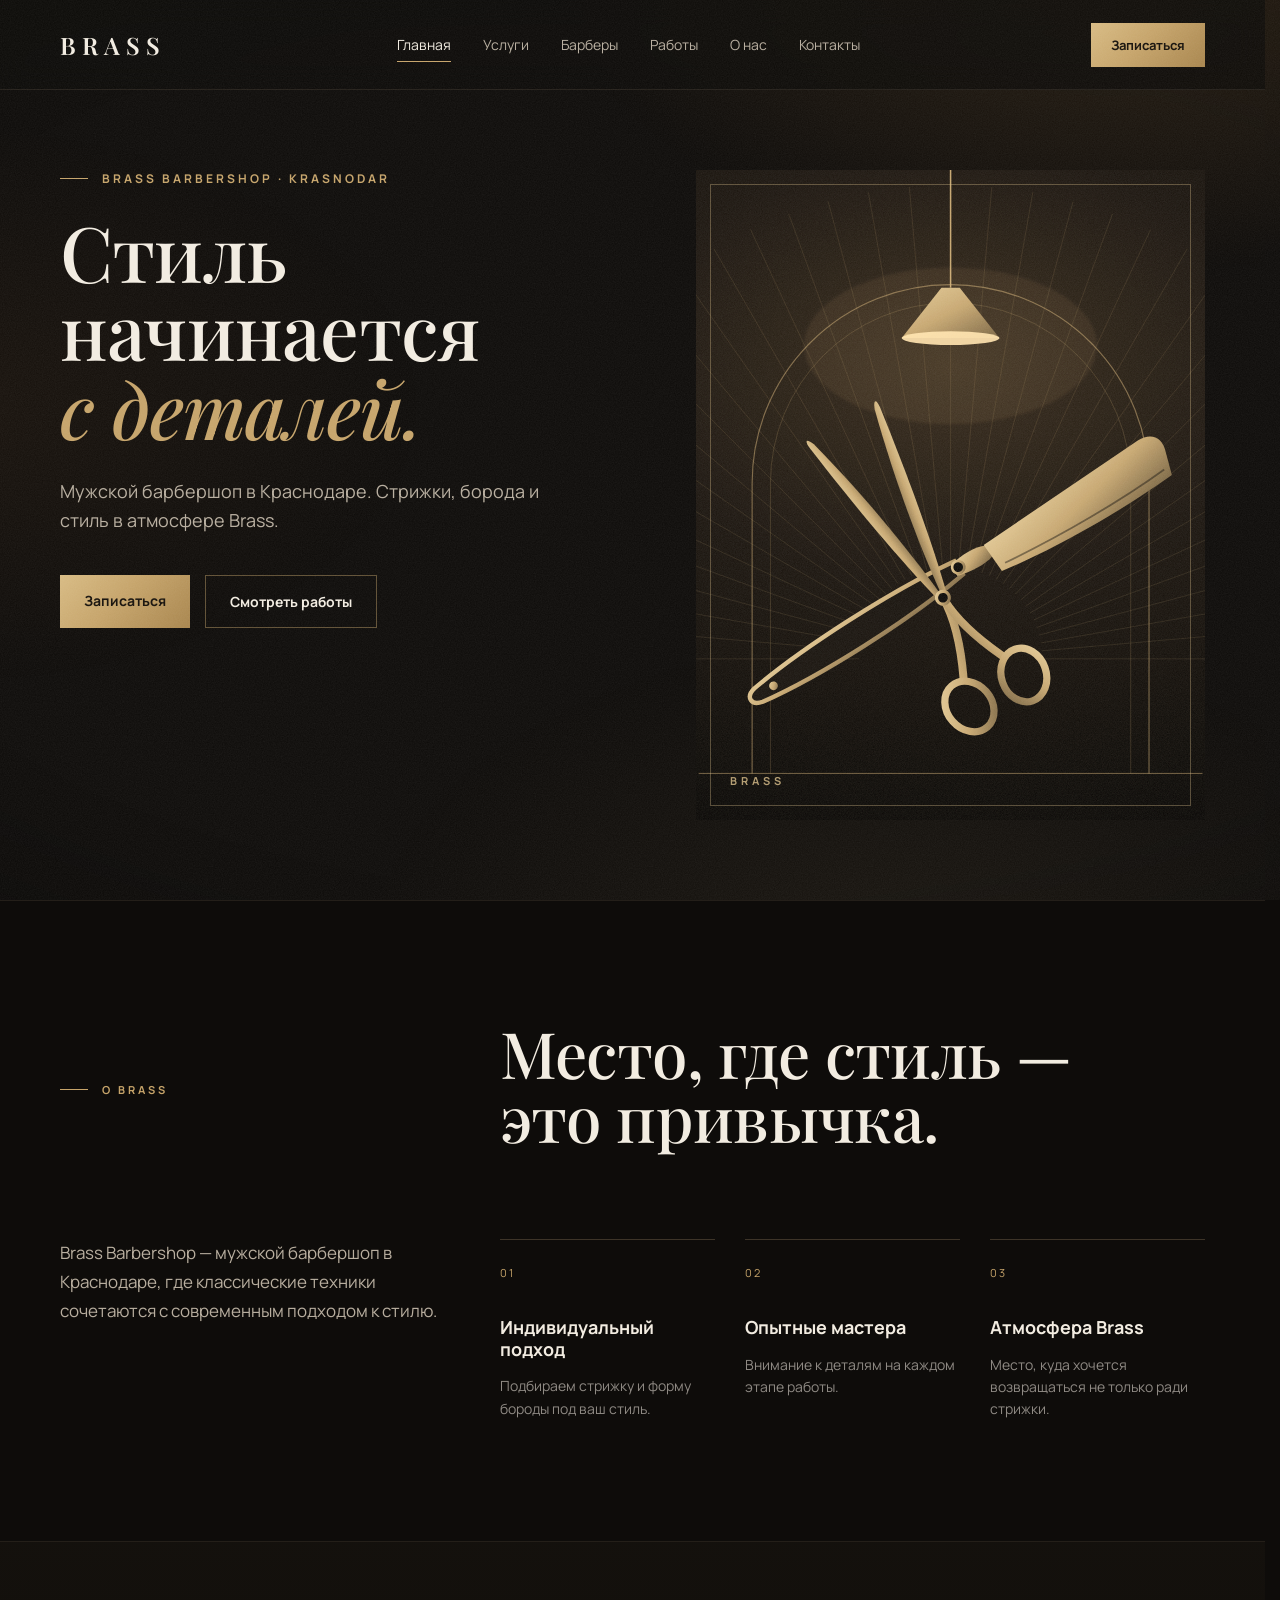
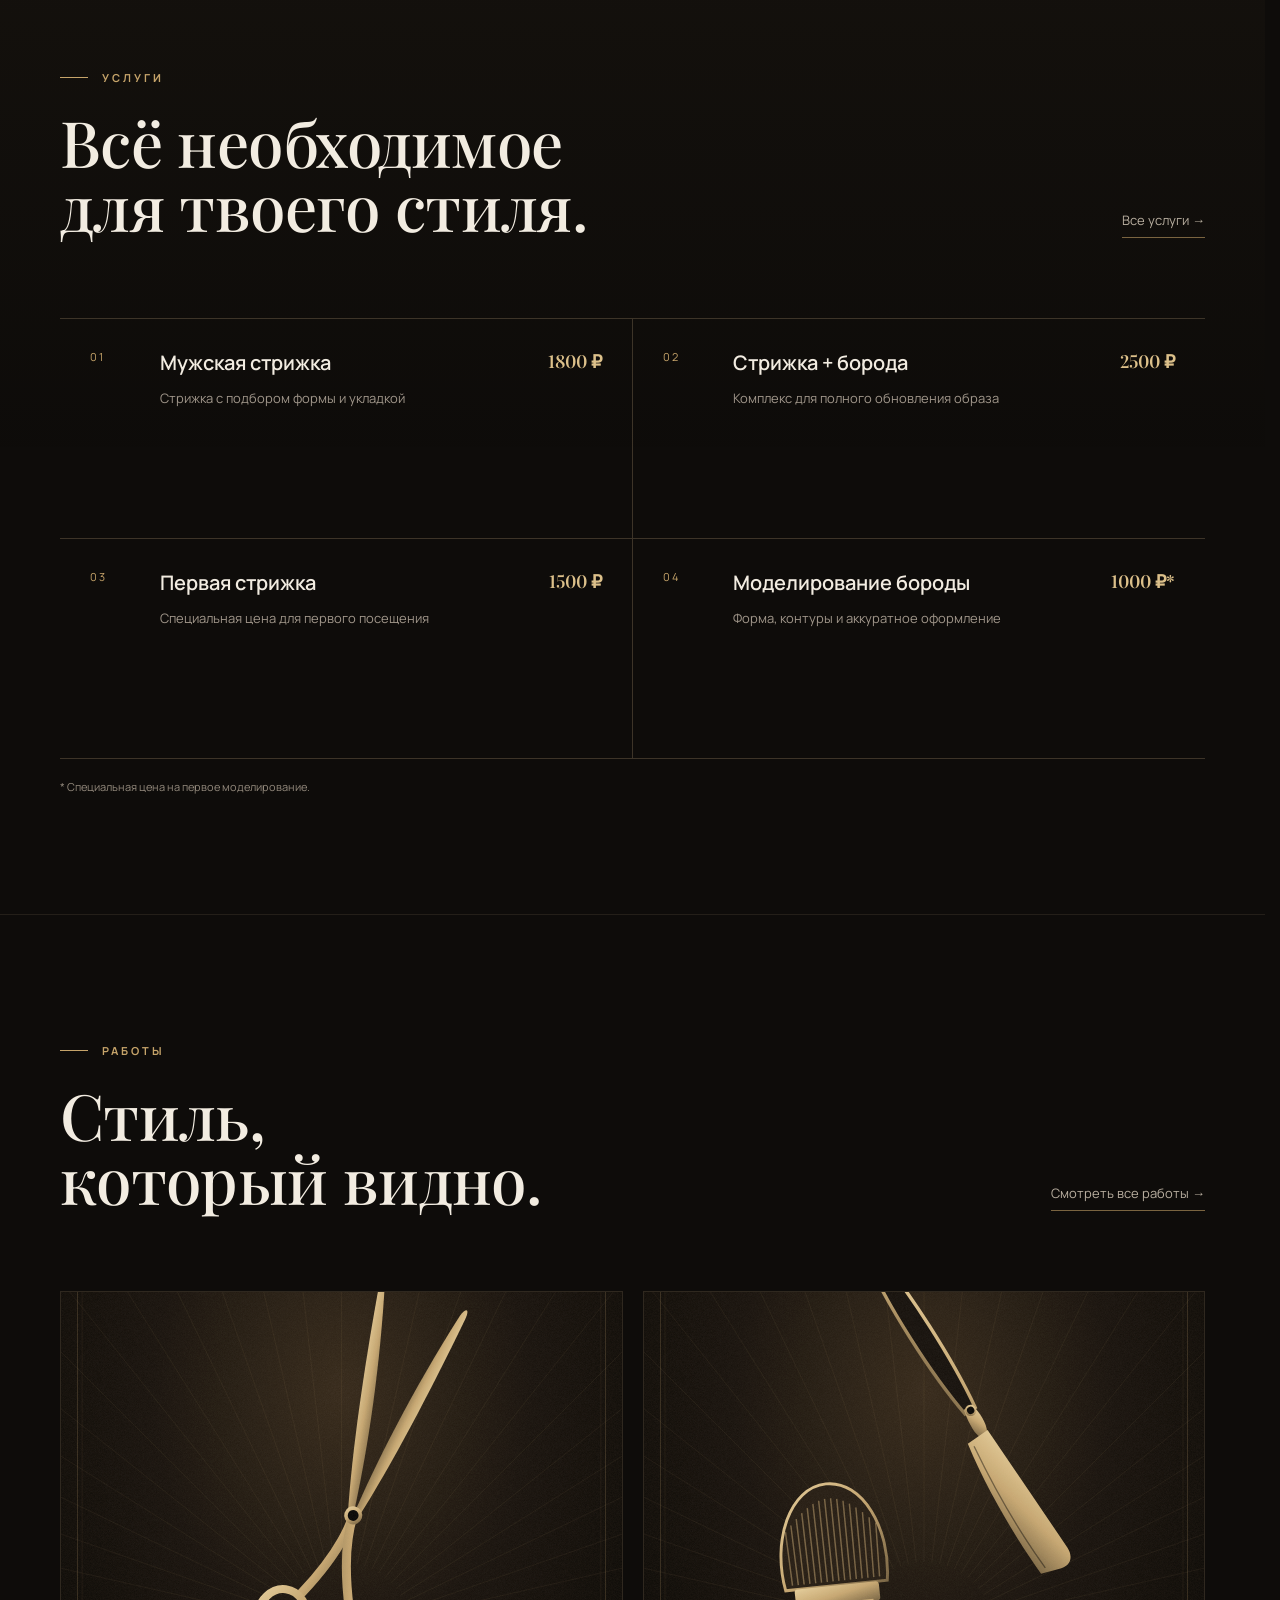
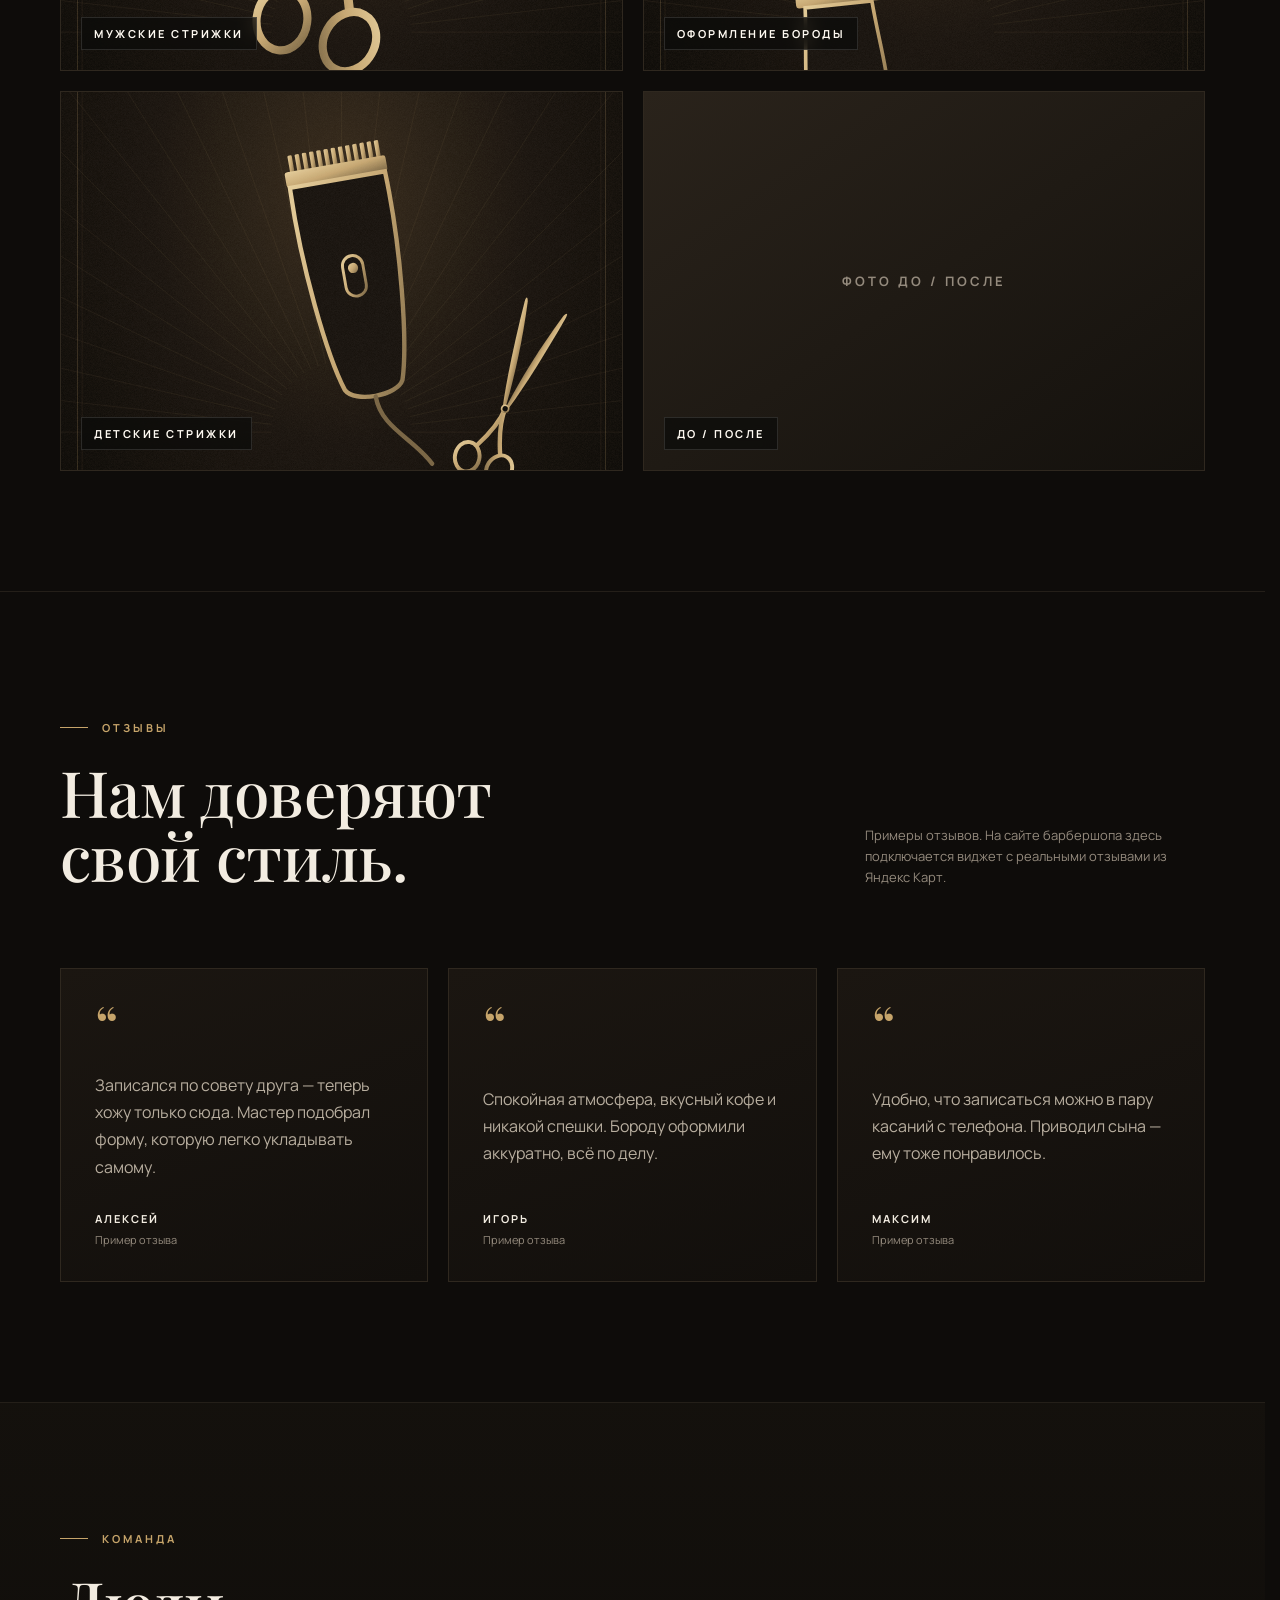
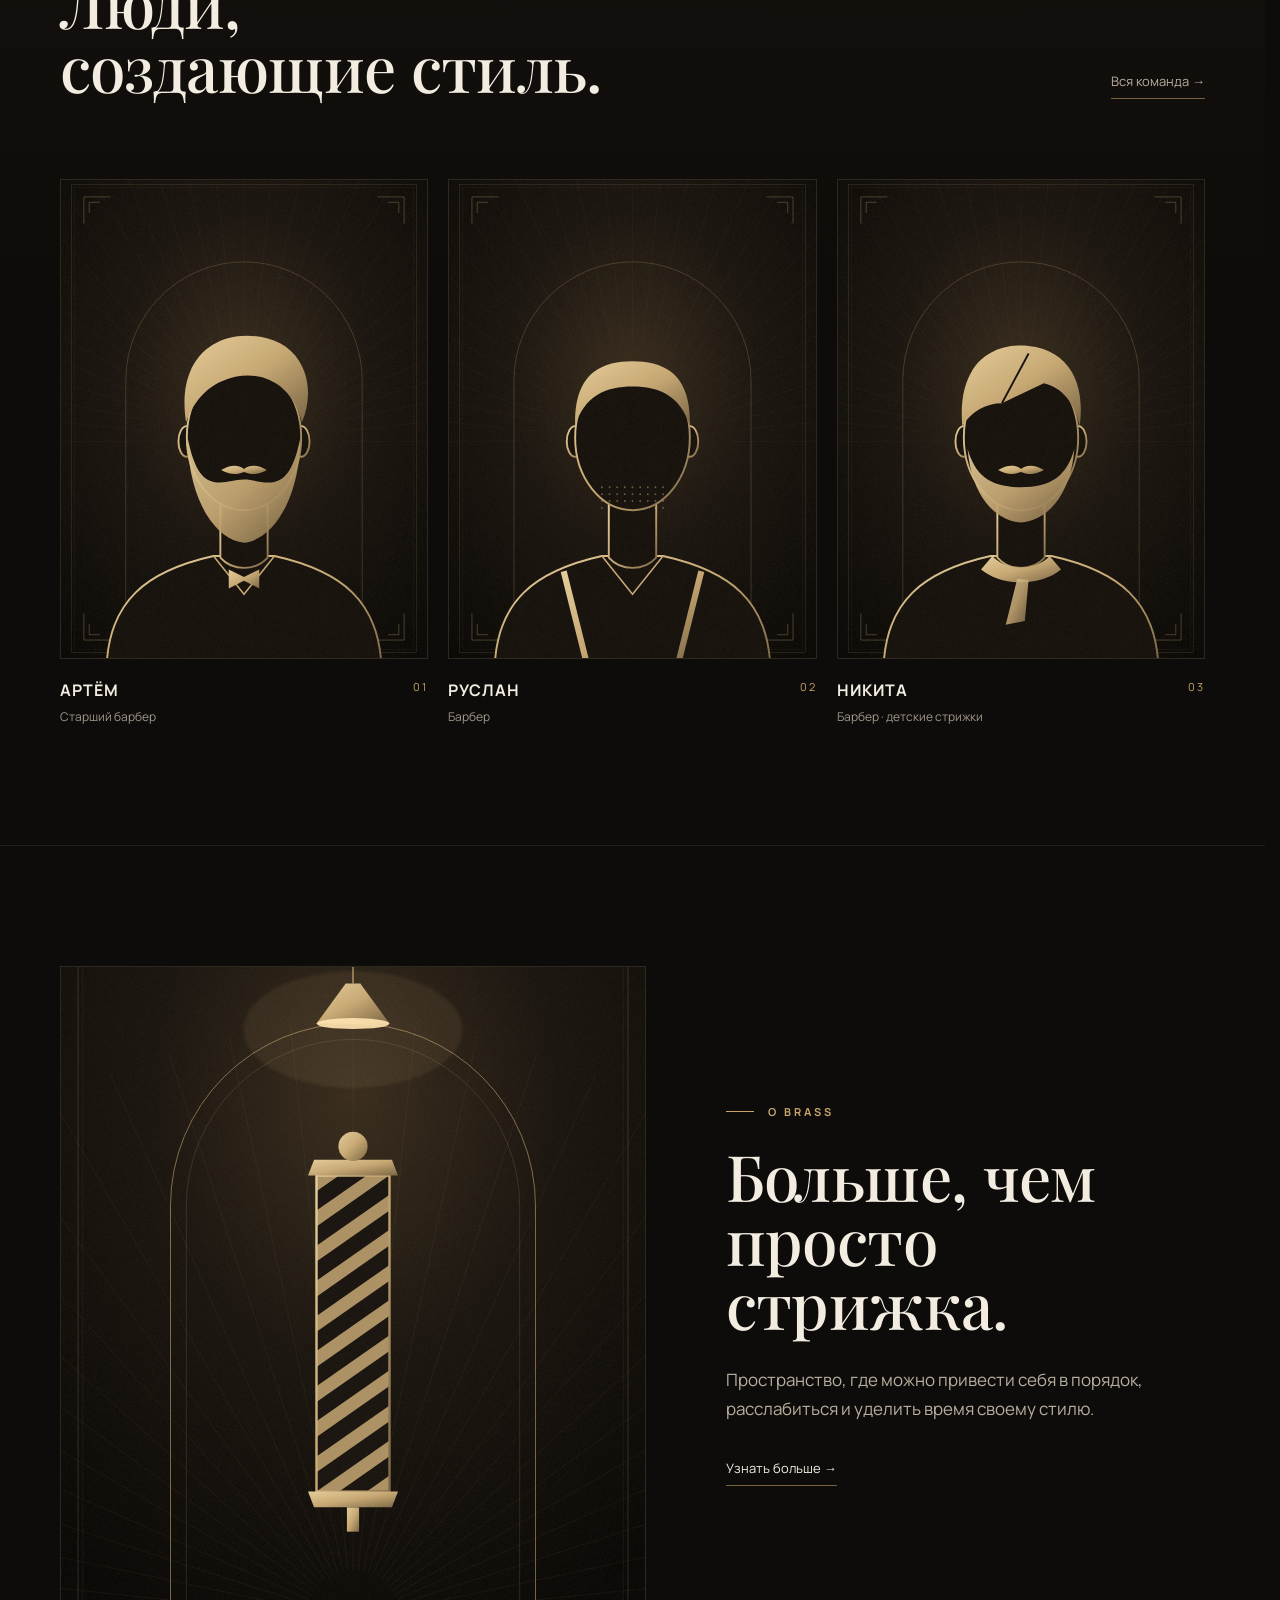
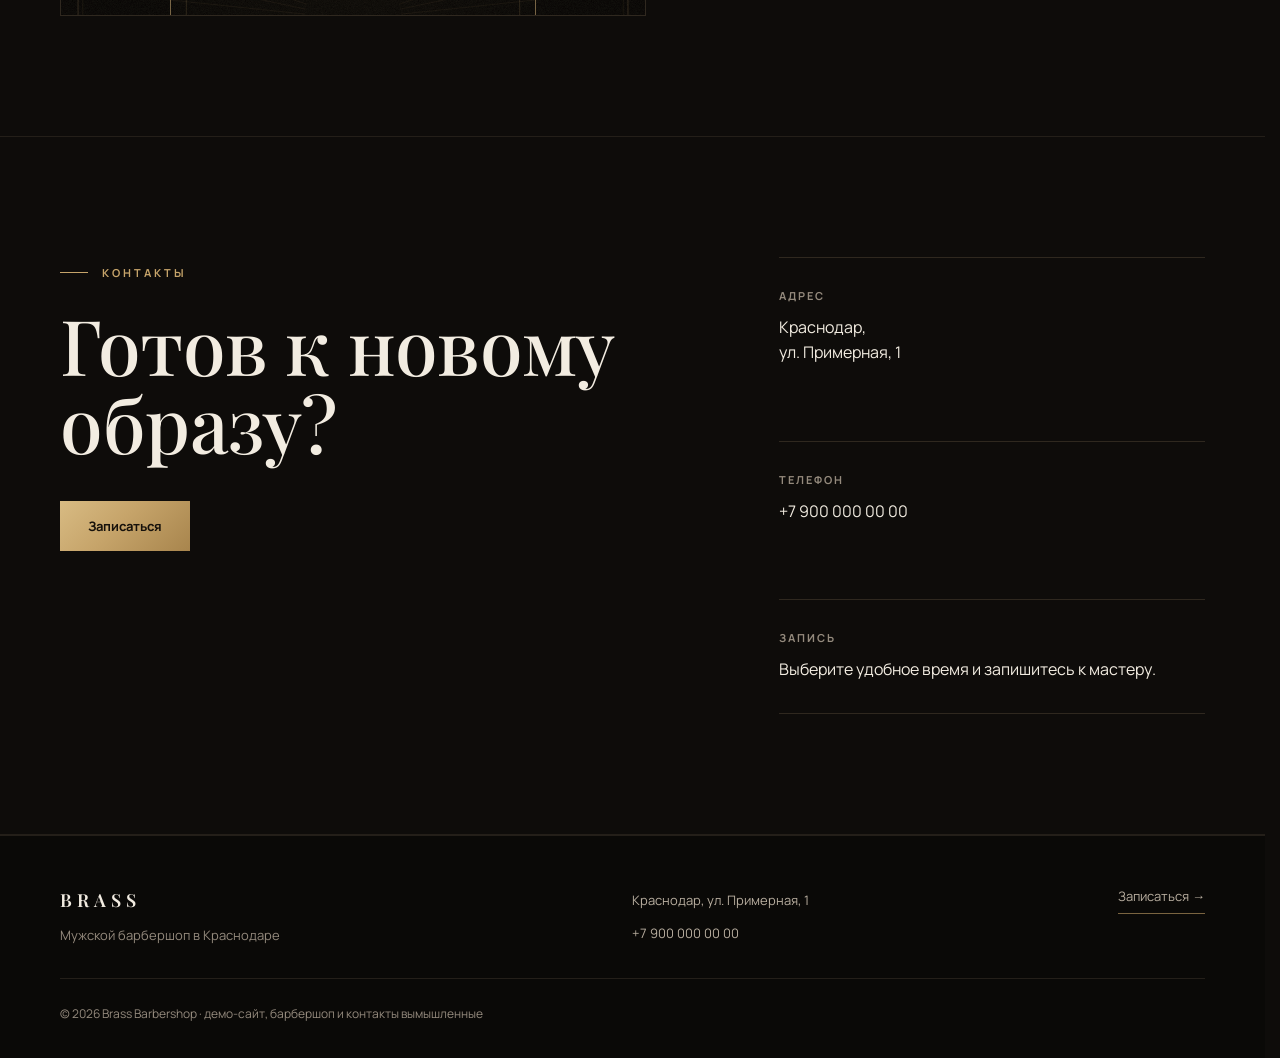
<file: index.html>
<!DOCTYPE html>
<html lang="ru">
<head>
    <meta charset="UTF-8">
    <meta name="viewport" content="width=device-width, initial-scale=1.0">
    <title>Brass Barbershop — барбершоп в Краснодаре</title>

    <!-- Демо-версия: закрыта от поисковиков до согласования с владельцем.
         После подписания договора удалить эту строку (см. README). -->
    <meta name="robots" content="noindex, nofollow">

    <meta name="description" content="Brass Barbershop — мужской барбершоп в Краснодаре. Стрижки, моделирование бороды и стиль в атмосфере Brass.">

    <meta property="og:type" content="website">
    <meta property="og:site_name" content="Brass Barbershop">
    <meta property="og:locale" content="ru_RU">
    <meta property="og:title" content="Brass Barbershop — барбершоп в Краснодаре">
    <meta property="og:description" content="Brass Barbershop — мужской барбершоп в Краснодаре. Стрижки, моделирование бороды и стиль в атмосфере Brass.">

    <meta property="og:url" content="https://tsum323.github.io/barbershop-template/">
    <meta property="og:image" content="https://tsum323.github.io/barbershop-template/images/og-image.jpg">
    <meta property="og:image:width" content="1200">
    <meta property="og:image:height" content="630">
    <meta property="og:image:alt" content="Латунные бритва и ножницы под лампой">
    <meta name="twitter:card" content="summary_large_image">

    <link rel="canonical" href="https://tsum323.github.io/barbershop-template/">
    <meta name="theme-color" content="#0e0c0a">

    <link rel="icon" href="favicon.svg" type="image/svg+xml">
    <link rel="apple-touch-icon" href="apple-touch-icon.png">
    <link rel="preload" href="fonts/playfair-display-cyrillic-500-normal.woff2" as="font" type="font/woff2" crossorigin>
    <link rel="preload" href="fonts/manrope-cyrillic-400-normal.woff2" as="font" type="font/woff2" crossorigin>
    <link rel="stylesheet" href="style.css?v=20261015">

    <script type="application/ld+json">
    {
        "@context": "https://schema.org",
        "@type": "HairSalon",
        "name": "Brass Barbershop",
        "description": "Мужской барбершоп в Краснодаре: стрижки, моделирование бороды, детские стрижки.",
        "url": "https://tsum323.github.io/barbershop-template/",
        "image": "https://tsum323.github.io/barbershop-template/images/og-image.jpg",
        "logo": "https://tsum323.github.io/barbershop-template/apple-touch-icon.png",
        "telephone": "+7 900 000-00-00",
        "priceRange": "800–2500 ₽",
        "currenciesAccepted": "RUB",
        "address": {
            "@type": "PostalAddress",
            "streetAddress": "ул. Примерная, 1",
            "addressLocality": "Краснодар",
            "addressCountry": "RU"
        },
    }
    </script>
</head>
<body>

    <a href="#main" class="skip-link">Перейти к содержимому</a>

    <header class="header">

        <a href="index.html" class="logo">BRASS</a>

        <nav class="nav">
            <a href="index.html">Главная</a>
            <a href="services.html">Услуги</a>
            <a href="barbers.html">Барберы</a>
            <a href="works.html">Работы</a>
            <a href="about.html">О нас</a>
            <a href="contacts.html">Контакты</a>
        </nav>

        <a href="contacts.html" class="header-button" data-booking>Записаться</a>

    </header>

    <main id="main">

        <section class="hero">

            <div class="hero-content">

                <p class="hero-label">BRASS BARBERSHOP · KRASNODAR</p>

                <h1>
                    Стиль начинается<br>
                    <em>с деталей.</em>
                </h1>

                <p class="hero-description">
                    Мужской барбершоп в Краснодаре.
                    Стрижки, борода и стиль в атмосфере Brass.
                </p>

                <div class="hero-buttons">
                    <a href="contacts.html" class="button button-light" data-booking>
                        Записаться
                    </a>

                    <a href="works.html" class="button button-outline">
                        Смотреть работы
                    </a>
                </div>

            </div>

            <div class="hero-image">
                <img src="images/hero.svg" alt="Латунные бритва и ножницы под лампой" width="1280" height="851" fetchpriority="high">
            </div>

        </section>
<section class="intro">

    <div class="intro-top">
        <p class="section-label">О BRASS</p>

        <h2>
            Место, где стиль&nbsp;—<br>
            это привычка.
        </h2>
    </div>

    <div class="intro-content">

        <p class="intro-text">
            Brass Barbershop — мужской барбершоп в Краснодаре,
            где классические техники сочетаются с современным
            подходом к стилю.
        </p>

        <div class="intro-features">

            <div class="feature">
                <span class="feature-number">01</span>
                <h3>Индивидуальный подход</h3>
                <p>
                    Подбираем стрижку и форму бороды
                    под ваш стиль.
                </p>
            </div>

            <div class="feature">
                <span class="feature-number">02</span>
                <h3>Опытные мастера</h3>
                <p>
                    Внимание к деталям на каждом этапе
                    работы.
                </p>
            </div>

            <div class="feature">
                <span class="feature-number">03</span>
                <h3>Атмосфера Brass</h3>
                <p>
                    Место, куда хочется возвращаться
                    не только ради стрижки.
                </p>
            </div>

        </div>

    </div>

</section>
<section class="services-preview">

    <div class="services-heading">

        <div>
            <p class="section-label">УСЛУГИ</p>

            <h2>
                Всё необходимое<br>
                для твоего стиля.
            </h2>
        </div>

        <a href="services.html" class="services-link">
            Все услуги →
        </a>

    </div>

    <div class="services-grid">

        <a href="services.html" class="service-card">

            <span class="service-number">01</span>

            <div class="service-info">
                <h3>Мужская стрижка</h3>
                <p>Стрижка с подбором формы и укладкой</p>
            </div>

            <span class="service-price">1800 ₽</span>

        </a>

        <a href="services.html" class="service-card">

            <span class="service-number">02</span>

            <div class="service-info">
                <h3>Стрижка + борода</h3>
                <p>Комплекс для полного обновления образа</p>
            </div>

            <span class="service-price">2500 ₽</span>

        </a>

        <a href="services.html" class="service-card">

            <span class="service-number">03</span>

            <div class="service-info">
                <h3>Первая стрижка</h3>
                <p>Специальная цена для первого посещения</p>
            </div>

            <span class="service-price">1500 ₽</span>

        </a>

        <a href="services.html" class="service-card">

            <span class="service-number">04</span>

            <div class="service-info">
                <h3>Моделирование бороды</h3>
                <p>Форма, контуры и аккуратное оформление</p>
            </div>

            <span class="service-price">1000 ₽*</span>

        </a>

    </div>

    <p class="services-note">
        * Специальная цена на первое моделирование.
    </p>

</section>
<section class="works-preview">

    <div class="works-heading">

        <div>
            <p class="section-label">РАБОТЫ</p>

            <h2>
                Стиль,<br>
                который видно.
            </h2>
        </div>

        <a href="works.html" class="works-link">
            Смотреть все работы →
        </a>

    </div>

<div class="works-grid">

    <a href="works.html" class="work-small">
        <img class="media-fill" src="images/work-haircut.svg" alt="Иллюстрация: ножницы и расчёска" width="960" height="1280" loading="lazy" decoding="async">

        <span>МУЖСКИЕ СТРИЖКИ</span>
    </a>

    <a href="works.html" class="work-small">
        <img class="media-fill" src="images/work-beard.svg" alt="Иллюстрация: опасная бритва и помазок" width="960" height="1280" loading="lazy" decoding="async">

        <span>ОФОРМЛЕНИЕ БОРОДЫ</span>
    </a>

    <a href="works.html" class="work-small">
        <img class="media-fill" src="images/work-kids.svg" alt="Иллюстрация: машинка для стрижки" width="960" height="1280" loading="lazy" decoding="async">

        <span>ДЕТСКИЕ СТРИЖКИ</span>
    </a>

    <a href="works.html" class="work-small">
        <div class="work-placeholder">
            ФОТО ДО / ПОСЛЕ
        </div>

        <span>ДО / ПОСЛЕ</span>
    </a>

</div>

</section>
<section class="reviews-preview">

    <div class="reviews-heading">

        <div>
            <p class="section-label">ОТЗЫВЫ</p>

            <h2>
                Нам доверяют<br>
                свой стиль.
            </h2>
        </div>

        <p class="reviews-note">
            Примеры отзывов. На сайте барбершопа здесь
            подключается виджет с реальными отзывами
            из Яндекс Карт.
        </p>

    </div>

    <div class="reviews-grid">

        <article class="review-card">

            <span class="review-mark" aria-hidden="true">“</span>

            <p>
                Записался по совету друга — теперь хожу только сюда. Мастер подобрал форму, которую легко укладывать самому.
            </p>

            <div class="review-author">
                <strong>АЛЕКСЕЙ</strong>
                <span>Пример отзыва</span>
            </div>

        </article>

        <article class="review-card">

            <span class="review-mark" aria-hidden="true">“</span>

            <p>
                Спокойная атмосфера, вкусный кофе и никакой спешки. Бороду оформили аккуратно, всё по делу.
            </p>

            <div class="review-author">
                <strong>ИГОРЬ</strong>
                <span>Пример отзыва</span>
            </div>

        </article>

        <article class="review-card">

            <span class="review-mark" aria-hidden="true">“</span>

            <p>
                Удобно, что записаться можно в пару касаний с телефона. Приводил сына — ему тоже понравилось.
            </p>

            <div class="review-author">
                <strong>МАКСИМ</strong>
                <span>Пример отзыва</span>
            </div>

        </article>

    </div>

</section>
<section class="barbers-preview">

    <div class="barbers-heading">

        <div>
            <p class="section-label">КОМАНДА</p>

            <h2>
                Люди,<br>
                создающие стиль.
            </h2>
        </div>

        <a href="barbers.html" class="barbers-link">
            Вся команда →
        </a>

    </div>

    <div class="barbers-grid">

        <a href="barbers.html" class="barber-card">

            <div class="barber-photo">
                <img class="media-fill" src="images/barber-1.svg" alt="Иллюстрация: бородатый барбер с бабочкой" width="960" height="1280" loading="lazy" decoding="async">
            </div>

            <div class="barber-info">
                <div>
                    <h3>АРТЁМ</h3>
                    <p>Старший барбер</p>
                </div>

                <span>01</span>
            </div>

        </a>

        <a href="barbers.html" class="barber-card">

            <div class="barber-photo">
                <img class="media-fill" src="images/barber-2.svg" alt="Иллюстрация: барбер с короткой стрижкой в подтяжках" width="960" height="1280" loading="lazy" decoding="async">
            </div>

            <div class="barber-info">
                <div>
                    <h3>РУСЛАН</h3>
                    <p>Барбер</p>
                </div>

                <span>02</span>
            </div>

        </a>

        <a href="barbers.html" class="barber-card">

            <div class="barber-photo">
                <img class="media-fill" src="images/barber-3.svg" alt="Иллюстрация: барбер с бородой и шейным платком" width="960" height="1280" loading="lazy" decoding="async">
            </div>

            <div class="barber-info">
                <div>
                    <h3>НИКИТА</h3>
                    <p>Барбер · детские стрижки</p>
                </div>

                <span>03</span>
            </div>

        </a>

    </div>

</section>
<section class="about-preview">

    <div class="about-photo">
        <img class="media-fill" src="images/interior.svg" alt="Иллюстрация: барберский столб под лампой" width="960" height="1280" loading="lazy" decoding="async">
    </div>

    <div class="about-content">

        <p class="section-label">О BRASS</p>

        <h2>
            Больше, чем<br>
            просто стрижка.
        </h2>

        <p class="about-text">
            Пространство, где можно привести себя
            в порядок, расслабиться и уделить время
            своему стилю.
        </p>

        <a href="about.html" class="about-link">
            Узнать больше →
        </a>

    </div>

</section>
<section class="contact-preview">

    <div class="contact-main">

        <p class="section-label">КОНТАКТЫ</p>

        <h2>
            Готов к новому<br>
            образу?
        </h2>

        <a href="contacts.html" class="contact-button" data-booking>
            Записаться
        </a>

    </div>

    <div class="contact-info">

        <div class="contact-item">
            <span>АДРЕС</span>
            <p>
                Краснодар,<br>
                ул. Примерная, 1
            </p>
        </div>

        <div class="contact-item">
            <span>ТЕЛЕФОН</span>
            <a href="tel:+79000000000">
                +7 900 000 00 00
            </a>
        </div>

        <div class="contact-item">
            <span>ЗАПИСЬ</span>
            <p>
                Выберите удобное время
                и запишитесь к мастеру.
            </p>
        </div>

    </div>

</section>

    </main>

    <!-- FOOTER -->

    <footer class="footer">

        <div class="footer-brand">
            <a href="index.html" class="footer-logo">BRASS</a>
            <p>Мужской барбершоп в Краснодаре</p>
        </div>

        <address class="footer-contacts">
            <a href="https://yandex.ru/maps/35/krasnodar/" target="_blank" rel="noopener noreferrer">Краснодар, ул. Примерная, 1</a>
            <a href="tel:+79000000000">+7 900 000 00 00</a>
        </address>

        <a href="contacts.html" class="footer-cta" data-booking>Записаться →</a>

        <p class="footer-copy">© <span data-year>2026</span> Brass Barbershop · демо-сайт, барбершоп и контакты вымышленные</p>

    </footer>
<button class="back-to-top" aria-label="Вернуться наверх">↑</button>

<script src="script.js?v=20261015"></script>
</body>
</html>
</file>
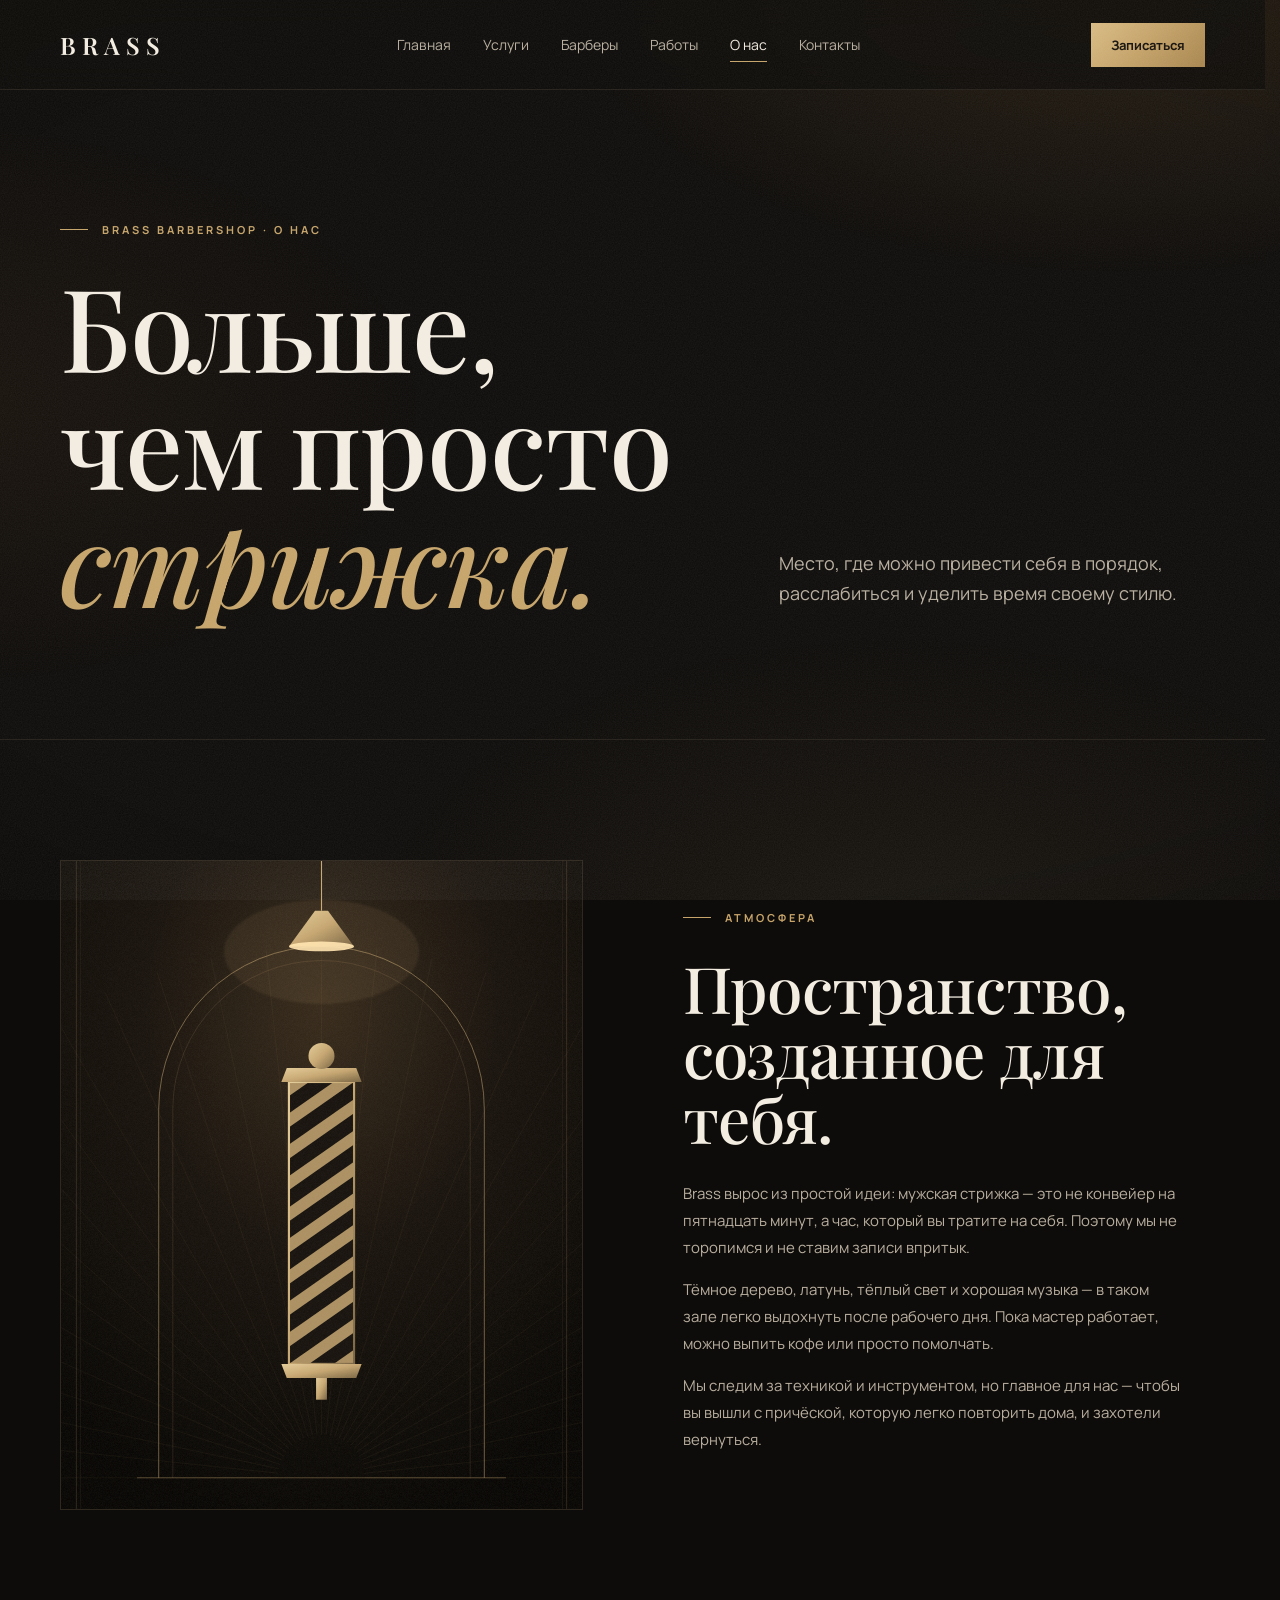
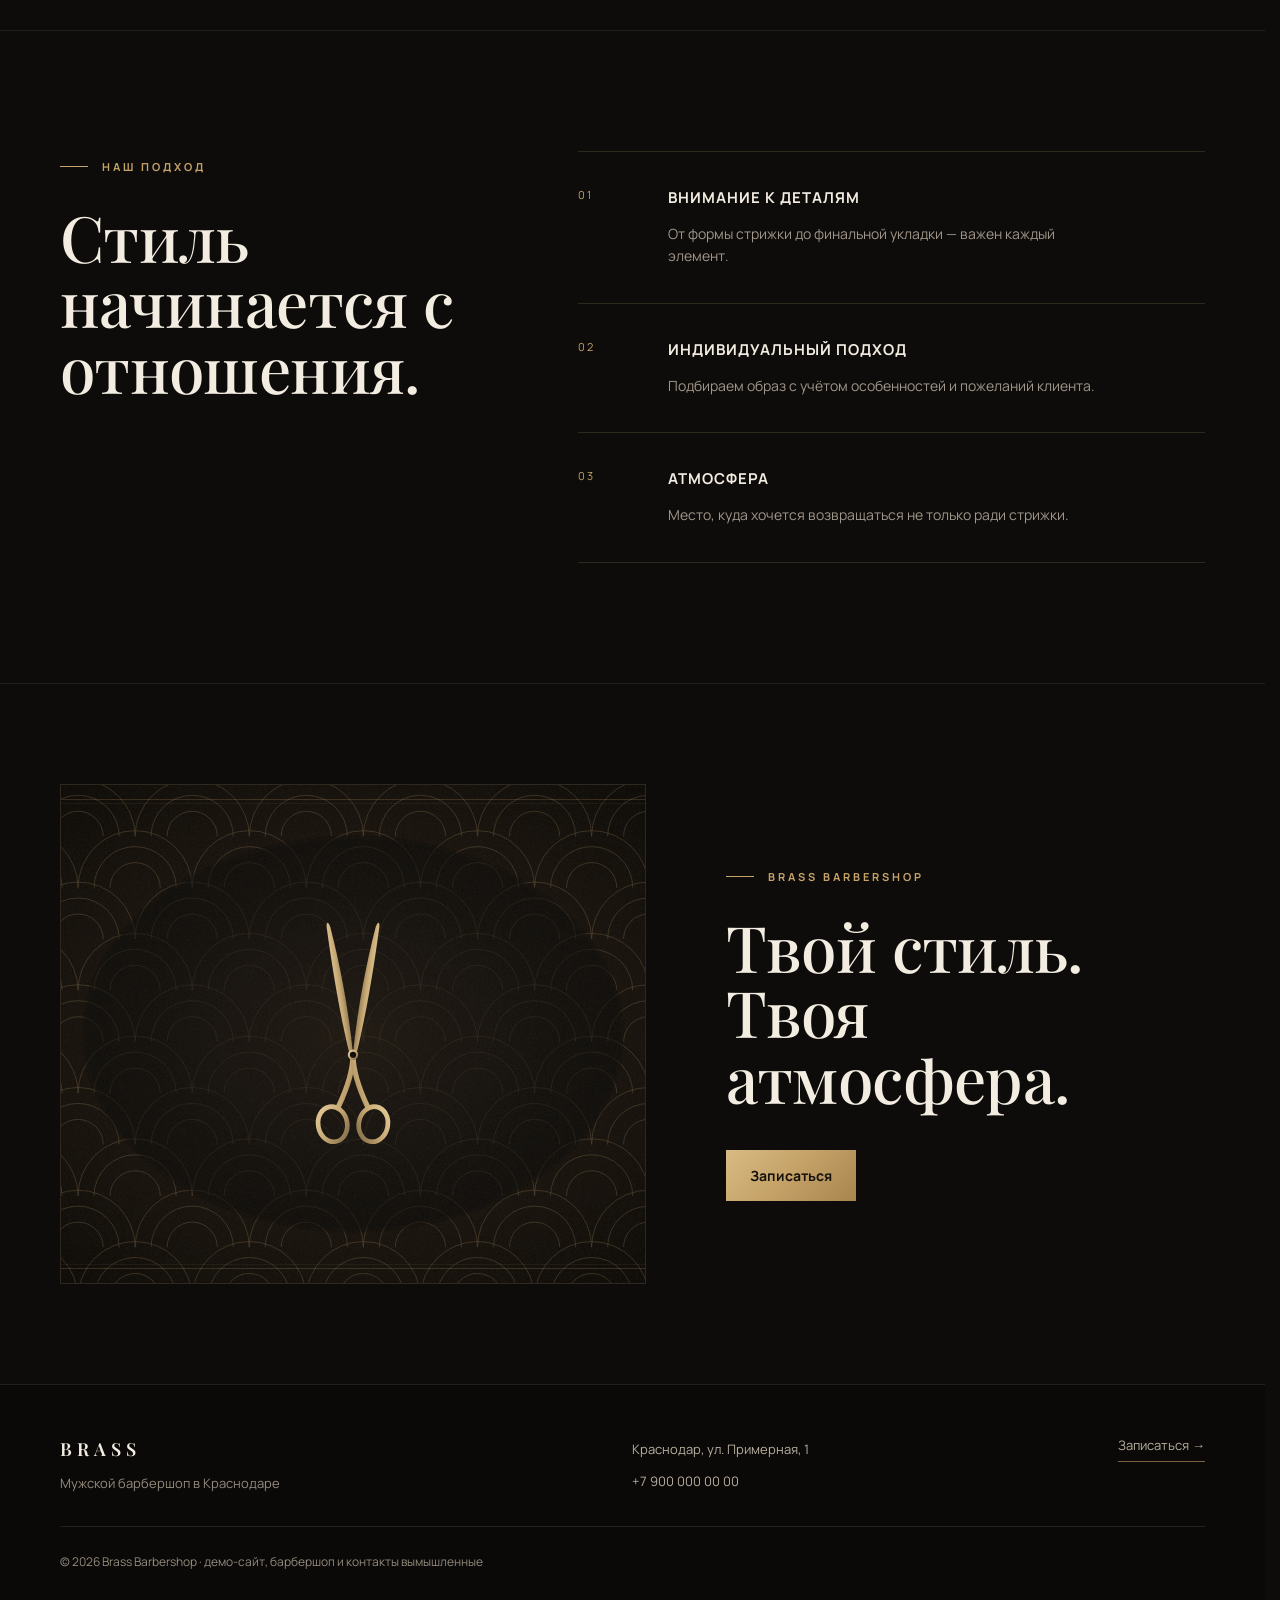
<file: about.html>
<!DOCTYPE html>
<html lang="ru">

<head>

    <meta charset="UTF-8">

    <meta name="viewport"
          content="width=device-width, initial-scale=1.0">

    <title>О нас — Brass Barbershop</title>

    <!-- Демо-версия: закрыта от поисковиков до согласования с владельцем.
         После подписания договора удалить эту строку (см. README). -->
    <meta name="robots" content="noindex, nofollow">

    <meta name="description" content="О Brass Barbershop — мужском барбершопе в Краснодаре: атмосфера, подход и внимание к деталям.">

    <meta property="og:type" content="website">
    <meta property="og:site_name" content="Brass Barbershop">
    <meta property="og:locale" content="ru_RU">
    <meta property="og:title" content="О нас — Brass Barbershop">
    <meta property="og:description" content="О Brass Barbershop — мужском барбершопе в Краснодаре: атмосфера, подход и внимание к деталям.">

    <meta property="og:url" content="https://tsum323.github.io/barbershop-template/about.html">
    <meta property="og:image" content="https://tsum323.github.io/barbershop-template/images/og-image.jpg">
    <meta property="og:image:width" content="1200">
    <meta property="og:image:height" content="630">
    <meta property="og:image:alt" content="Латунные бритва и ножницы под лампой">
    <meta name="twitter:card" content="summary_large_image">

    <link rel="canonical" href="https://tsum323.github.io/barbershop-template/about.html">
    <meta name="theme-color" content="#0e0c0a">

    <link rel="icon" href="favicon.svg" type="image/svg+xml">
    <link rel="apple-touch-icon" href="apple-touch-icon.png">

    <link rel="preload" href="fonts/playfair-display-cyrillic-500-normal.woff2" as="font" type="font/woff2" crossorigin>
    <link rel="preload" href="fonts/manrope-cyrillic-400-normal.woff2" as="font" type="font/woff2" crossorigin>
    <link rel="stylesheet" href="style.css?v=20261015">

</head>

<body>

    <a href="#main" class="skip-link">Перейти к содержимому</a>

    <header class="header">

        <a href="index.html" class="logo">BRASS</a>

        <nav class="nav">
            <a href="index.html">Главная</a>
            <a href="services.html">Услуги</a>
            <a href="barbers.html">Барберы</a>
            <a href="works.html">Работы</a>
            <a href="about.html">О нас</a>
            <a href="contacts.html">Контакты</a>
        </nav>

        <a href="contacts.html" class="header-button" data-booking>Записаться</a>

    </header>

<main id="main">

    <section class="about-page-hero">

        <div>

            <p class="section-label">
                BRASS BARBERSHOP · О НАС
            </p>

            <h1>
                Больше,<br>
                чем просто<br>
                <em>стрижка.</em>
            </h1>

        </div>

        <p class="about-page-intro">
            Место, где можно привести себя
            в порядок, расслабиться и уделить
            время своему стилю.
        </p>

    </section>

    <section class="about-story">

        <div class="about-photo">
            <img class="media-fill" src="images/interior.svg" alt="Иллюстрация: барберский столб под лампой" width="960" height="1280" loading="lazy" decoding="async">
        </div>

        <div class="about-story-content">

            <p class="section-label">
                АТМОСФЕРА
            </p>

            <h2>
                Пространство,
                созданное
                для тебя.
            </h2>

            <p>
                Brass вырос из простой идеи: мужская
                стрижка — это не конвейер на пятнадцать
                минут, а час, который вы тратите на себя.
                Поэтому мы не торопимся и не ставим
                записи впритык.
            </p>

            <p>
                Тёмное дерево, латунь, тёплый свет
                и хорошая музыка — в таком зале легко
                выдохнуть после рабочего дня. Пока мастер
                работает, можно выпить кофе
                или просто помолчать.
            </p>

            <p>
                Мы следим за техникой и инструментом,
                но главное для нас — чтобы вы вышли
                с причёской, которую легко повторить
                дома, и захотели вернуться.
            </p>

        </div>

    </section>

    <section class="about-values">

        <div class="about-values-heading">

            <p class="section-label">
                НАШ ПОДХОД
            </p>

            <h2>
                Стиль начинается
                с отношения.
            </h2>

        </div>

        <div class="about-values-list">

            <div class="about-value">

                <span>01</span>

                <div>

                    <h3>
                        Внимание к деталям
                    </h3>

                    <p>
                        От формы стрижки до финальной
                        укладки — важен каждый элемент.
                    </p>

                </div>

            </div>

            <div class="about-value">

                <span>02</span>

                <div>

                    <h3>
                        Индивидуальный подход
                    </h3>

                    <p>
                        Подбираем образ с учётом
                        особенностей и пожеланий клиента.
                    </p>

                </div>

            </div>

            <div class="about-value">

                <span>03</span>

                <div>

                    <h3>
                        Атмосфера
                    </h3>

                    <p>
                        Место, куда хочется возвращаться
                        не только ради стрижки.
                    </p>

                </div>

            </div>

        </div>

    </section>

    <section class="about-final">

        <div class="about-final-photo">
            <img class="media-fill" src="images/atmosphere.svg" alt="Иллюстрация: узор в стиле ар-деко и ножницы" width="1280" height="960" loading="lazy" decoding="async">
        </div>

        <div class="about-final-content">

            <p class="section-label">
                BRASS BARBERSHOP
            </p>

            <h2>
                Твой стиль.<br>
                Твоя атмосфера.
            </h2>

            <a href="contacts.html"
               class="button button-light"
               data-booking>
                Записаться
            </a>

        </div>

    </section>

</main>

    <!-- FOOTER -->

    <footer class="footer">

        <div class="footer-brand">
            <a href="index.html" class="footer-logo">BRASS</a>
            <p>Мужской барбершоп в Краснодаре</p>
        </div>

        <address class="footer-contacts">
            <a href="https://yandex.ru/maps/35/krasnodar/" target="_blank" rel="noopener noreferrer">Краснодар, ул. Примерная, 1</a>
            <a href="tel:+79000000000">+7 900 000 00 00</a>
        </address>

        <a href="contacts.html" class="footer-cta" data-booking>Записаться →</a>

        <p class="footer-copy">© <span data-year>2026</span> Brass Barbershop · демо-сайт, барбершоп и контакты вымышленные</p>

    </footer>
<button class="back-to-top" aria-label="Вернуться наверх">↑</button>

<script src="script.js?v=20261015"></script>
</body>

</html>
</file>
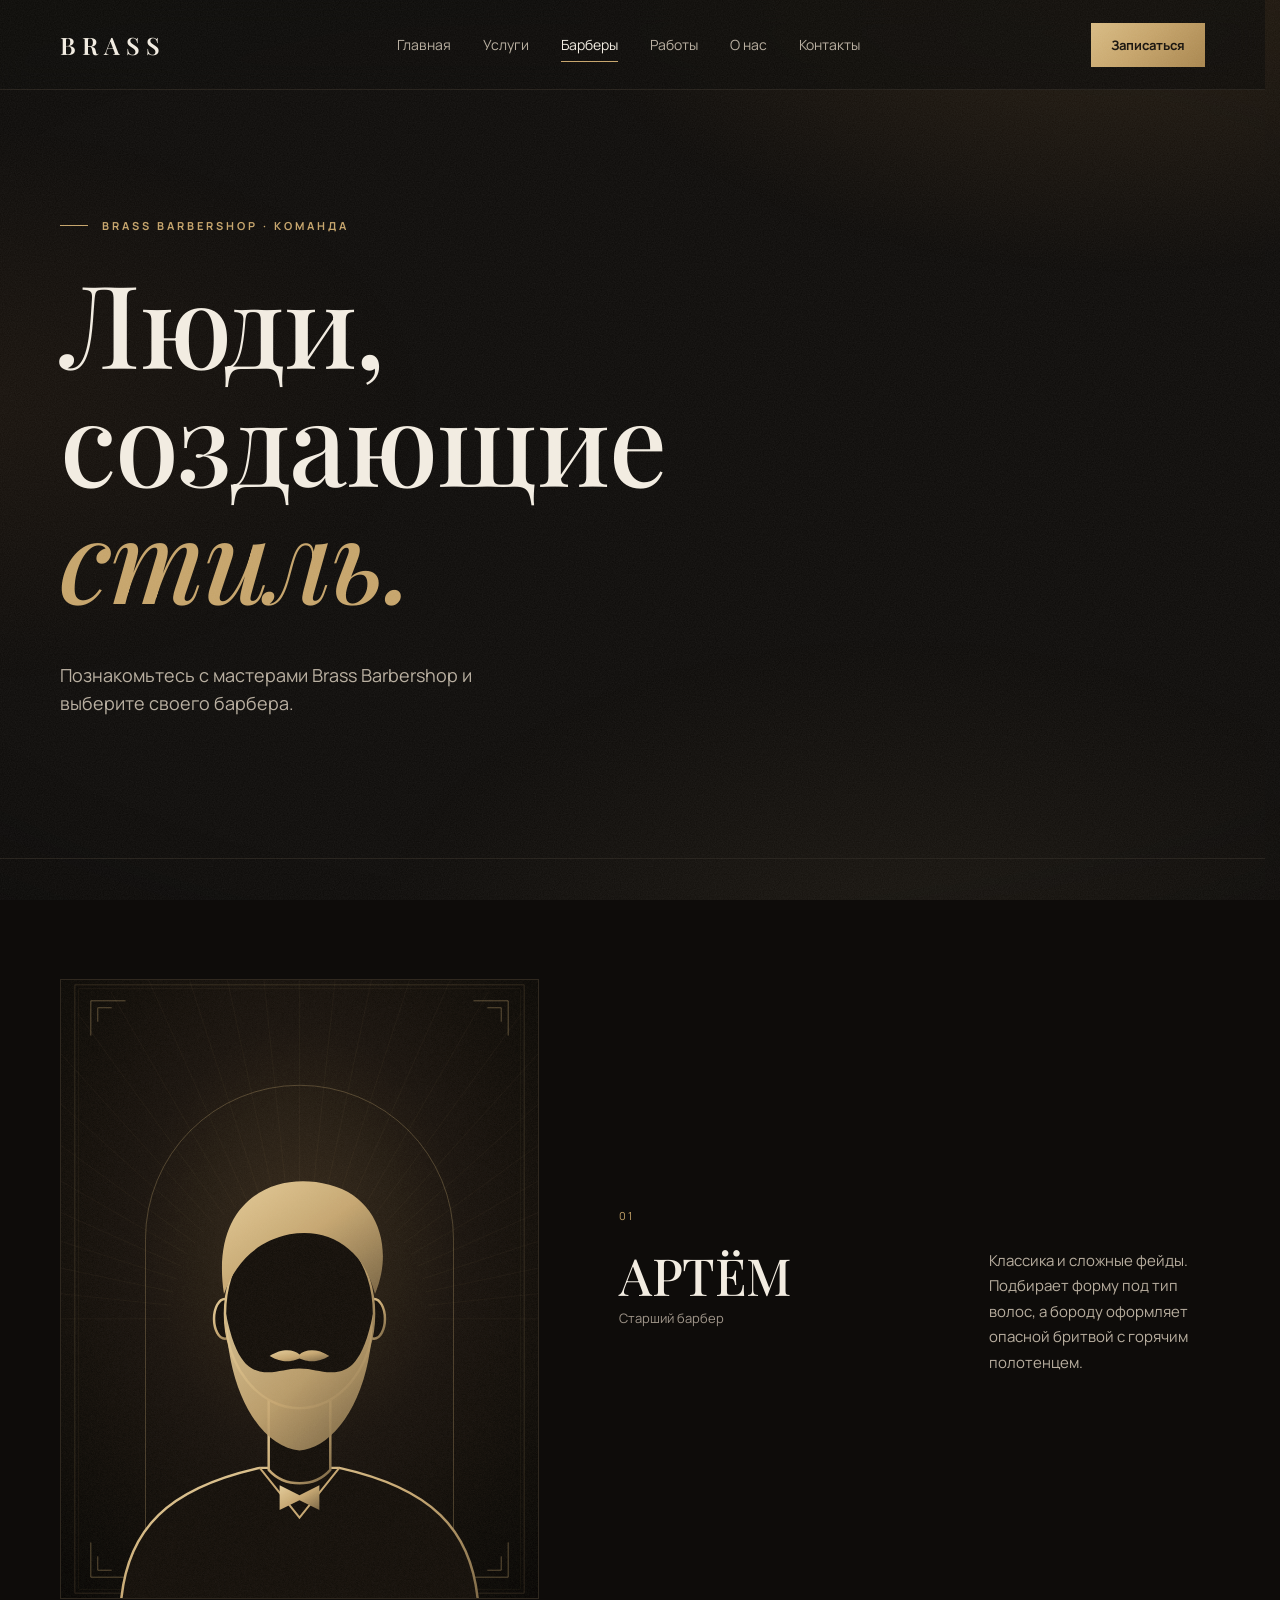
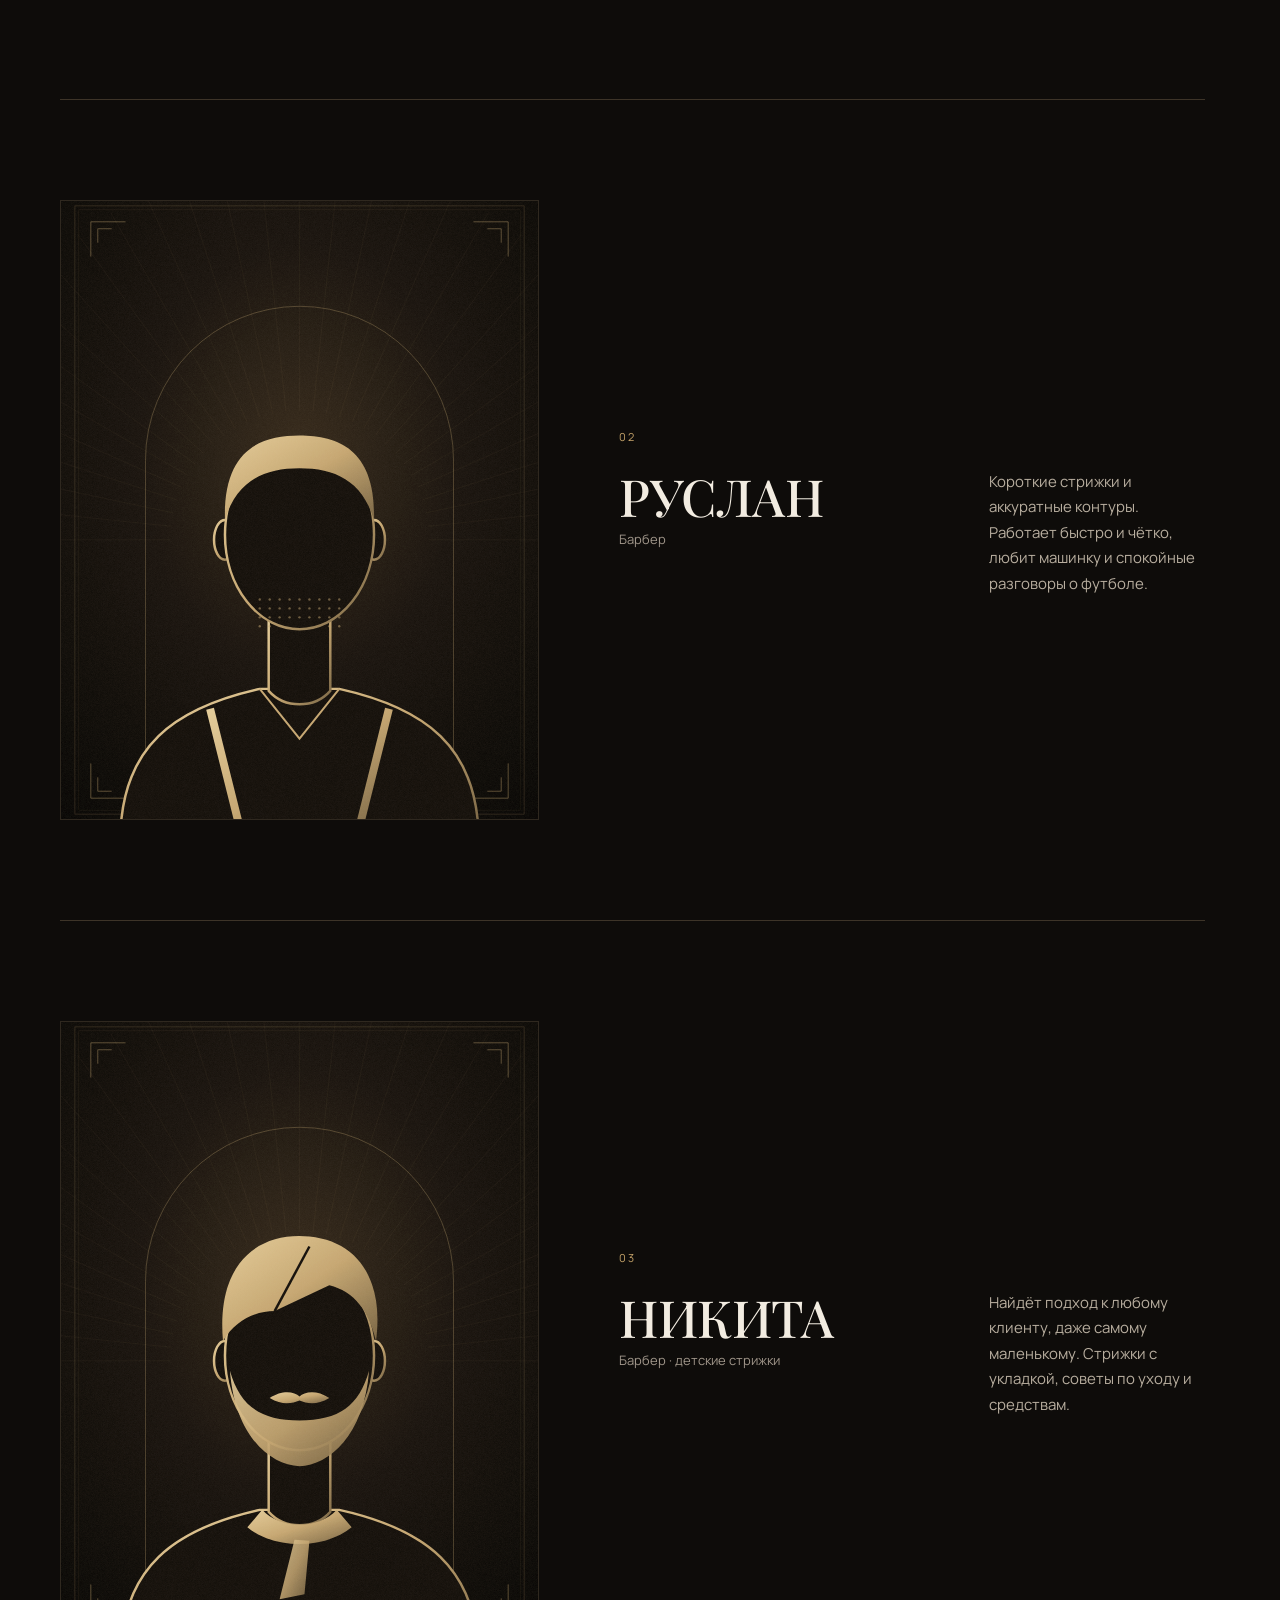
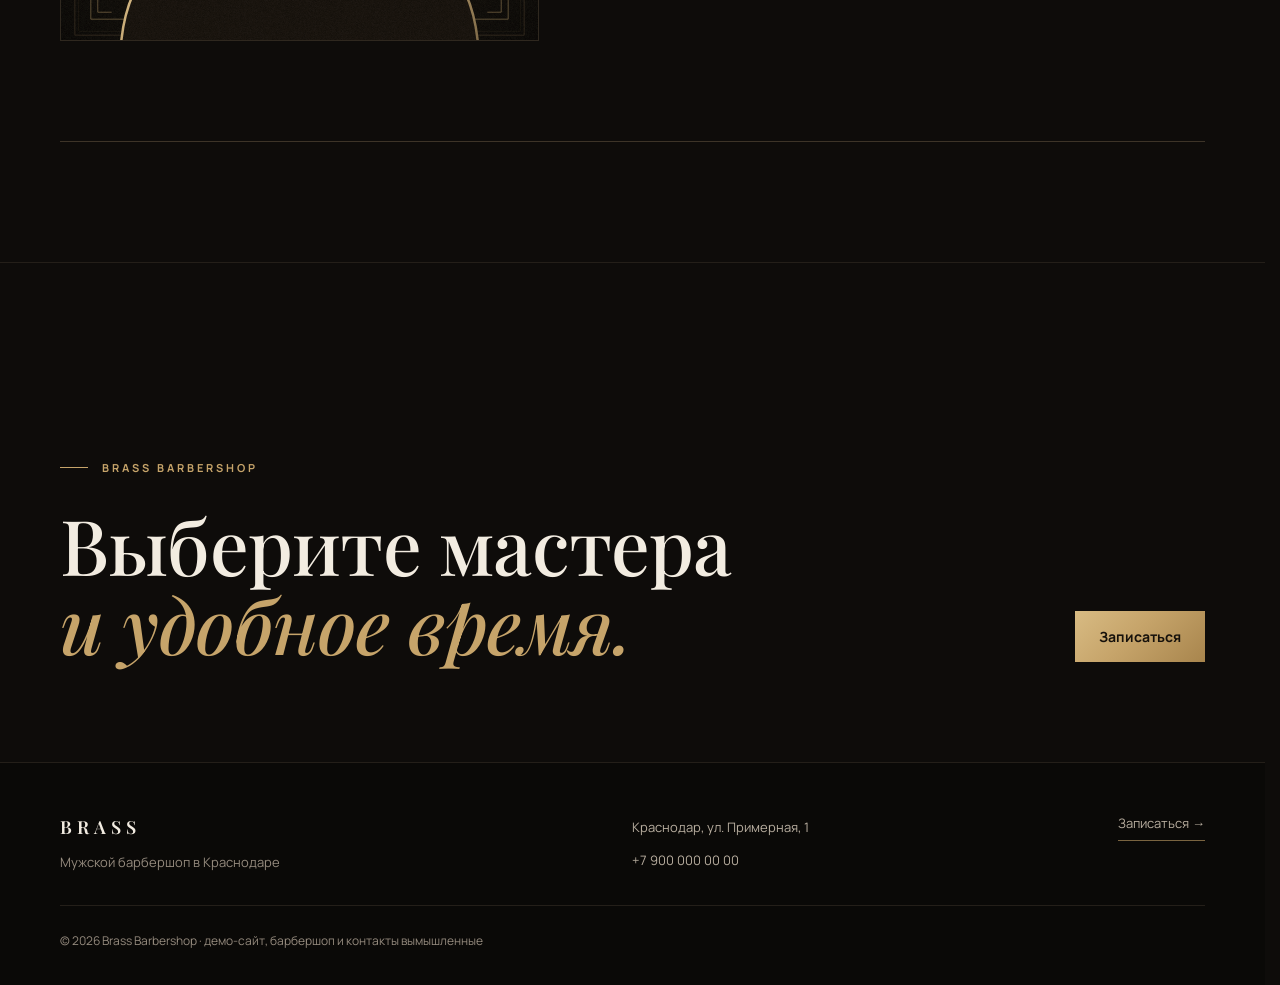
<file: barbers.html>
<!DOCTYPE html>
<html lang="ru">

<head>

    <meta charset="UTF-8">

    <meta name="viewport"
          content="width=device-width, initial-scale=1.0">

    <title>Барберы — Brass Barbershop</title>

    <!-- Демо-версия: закрыта от поисковиков до согласования с владельцем.
         После подписания договора удалить эту строку (см. README). -->
    <meta name="robots" content="noindex, nofollow">

    <meta name="description" content="Команда Brass Barbershop: мастера мужского барбершопа в Краснодаре.">

    <meta property="og:type" content="website">
    <meta property="og:site_name" content="Brass Barbershop">
    <meta property="og:locale" content="ru_RU">
    <meta property="og:title" content="Барберы — Brass Barbershop">
    <meta property="og:description" content="Команда Brass Barbershop: мастера мужского барбершопа в Краснодаре.">

    <meta property="og:url" content="https://tsum323.github.io/barbershop-template/barbers.html">
    <meta property="og:image" content="https://tsum323.github.io/barbershop-template/images/og-image.jpg">
    <meta property="og:image:width" content="1200">
    <meta property="og:image:height" content="630">
    <meta property="og:image:alt" content="Латунные бритва и ножницы под лампой">
    <meta name="twitter:card" content="summary_large_image">

    <link rel="canonical" href="https://tsum323.github.io/barbershop-template/barbers.html">
    <meta name="theme-color" content="#0e0c0a">

    <link rel="icon" href="favicon.svg" type="image/svg+xml">
    <link rel="apple-touch-icon" href="apple-touch-icon.png">

    <link rel="preload" href="fonts/playfair-display-cyrillic-500-normal.woff2" as="font" type="font/woff2" crossorigin>
    <link rel="preload" href="fonts/manrope-cyrillic-400-normal.woff2" as="font" type="font/woff2" crossorigin>
    <link rel="stylesheet" href="style.css?v=20261015">

</head>

<body>

    <a href="#main" class="skip-link">Перейти к содержимому</a>

    <header class="header">

        <a href="index.html" class="logo">BRASS</a>

        <nav class="nav">
            <a href="index.html">Главная</a>
            <a href="services.html">Услуги</a>
            <a href="barbers.html">Барберы</a>
            <a href="works.html">Работы</a>
            <a href="about.html">О нас</a>
            <a href="contacts.html">Контакты</a>
        </nav>

        <a href="contacts.html" class="header-button" data-booking>Записаться</a>

    </header>

<main id="main">

    <section class="barbers-page-hero">

        <p class="section-label">
            BRASS BARBERSHOP · КОМАНДА
        </p>

        <h1>
            Люди,<br>
            создающие<br>
            <em>стиль.</em>
        </h1>

        <p class="barbers-page-description">
            Познакомьтесь с мастерами Brass Barbershop
            и выберите своего барбера.
        </p>

    </section>

    <section class="barbers-page-list">

        <div class="barber-page-card">

            <div class="barber-page-photo">
                <img class="media-fill" src="images/barber-1.svg" alt="Иллюстрация: бородатый барбер с бабочкой" width="960" height="1280" loading="lazy" decoding="async">
            </div>

            <div class="barber-page-info">

                <div>

                    <span class="barber-page-number">
                        01
                    </span>

                    <h2>
                        АРТЁМ
                    </h2>

                    <p>
                        Старший барбер
                    </p>

                </div>

                <p class="barber-page-description">
                    Классика и сложные фейды. Подбирает форму под тип волос, а бороду оформляет опасной бритвой с горячим полотенцем.
                </p>

            </div>

        </div>

        <div class="barber-page-card">

            <div class="barber-page-photo">
                <img class="media-fill" src="images/barber-2.svg" alt="Иллюстрация: барбер с короткой стрижкой в подтяжках" width="960" height="1280" loading="lazy" decoding="async">
            </div>

            <div class="barber-page-info">

                <div>

                    <span class="barber-page-number">
                        02
                    </span>

                    <h2>
                        РУСЛАН
                    </h2>

                    <p>
                        Барбер
                    </p>

                </div>

                <p class="barber-page-description">
                    Короткие стрижки и аккуратные контуры. Работает быстро и чётко, любит машинку и спокойные разговоры о футболе.
                </p>

            </div>

        </div>

        <div class="barber-page-card">

            <div class="barber-page-photo">
                <img class="media-fill" src="images/barber-3.svg" alt="Иллюстрация: барбер с бородой и шейным платком" width="960" height="1280" loading="lazy" decoding="async">
            </div>

            <div class="barber-page-info">

                <div>

                    <span class="barber-page-number">
                        03
                    </span>

                    <h2>
                        НИКИТА
                    </h2>

                    <p>
                        Барбер · детские стрижки
                    </p>

                </div>

                <p class="barber-page-description">
                    Найдёт подход к любому клиенту, даже самому маленькому. Стрижки с укладкой, советы по уходу и средствам.
                </p>

            </div>

        </div>

    </section>

    <section class="page-cta">

        <div>
            <p class="section-label">
                BRASS BARBERSHOP
            </p>

            <h2>
                Выберите мастера<br>
                <em>и удобное время.</em>
            </h2>
        </div>

        <a href="contacts.html" class="button button-light" data-booking>
            Записаться
        </a>

    </section>

</main>

    <!-- FOOTER -->

    <footer class="footer">

        <div class="footer-brand">
            <a href="index.html" class="footer-logo">BRASS</a>
            <p>Мужской барбершоп в Краснодаре</p>
        </div>

        <address class="footer-contacts">
            <a href="https://yandex.ru/maps/35/krasnodar/" target="_blank" rel="noopener noreferrer">Краснодар, ул. Примерная, 1</a>
            <a href="tel:+79000000000">+7 900 000 00 00</a>
        </address>

        <a href="contacts.html" class="footer-cta" data-booking>Записаться →</a>

        <p class="footer-copy">© <span data-year>2026</span> Brass Barbershop · демо-сайт, барбершоп и контакты вымышленные</p>

    </footer>
<button class="back-to-top" aria-label="Вернуться наверх">↑</button>

<script src="script.js?v=20261015"></script>
</body>

</html>
</file>
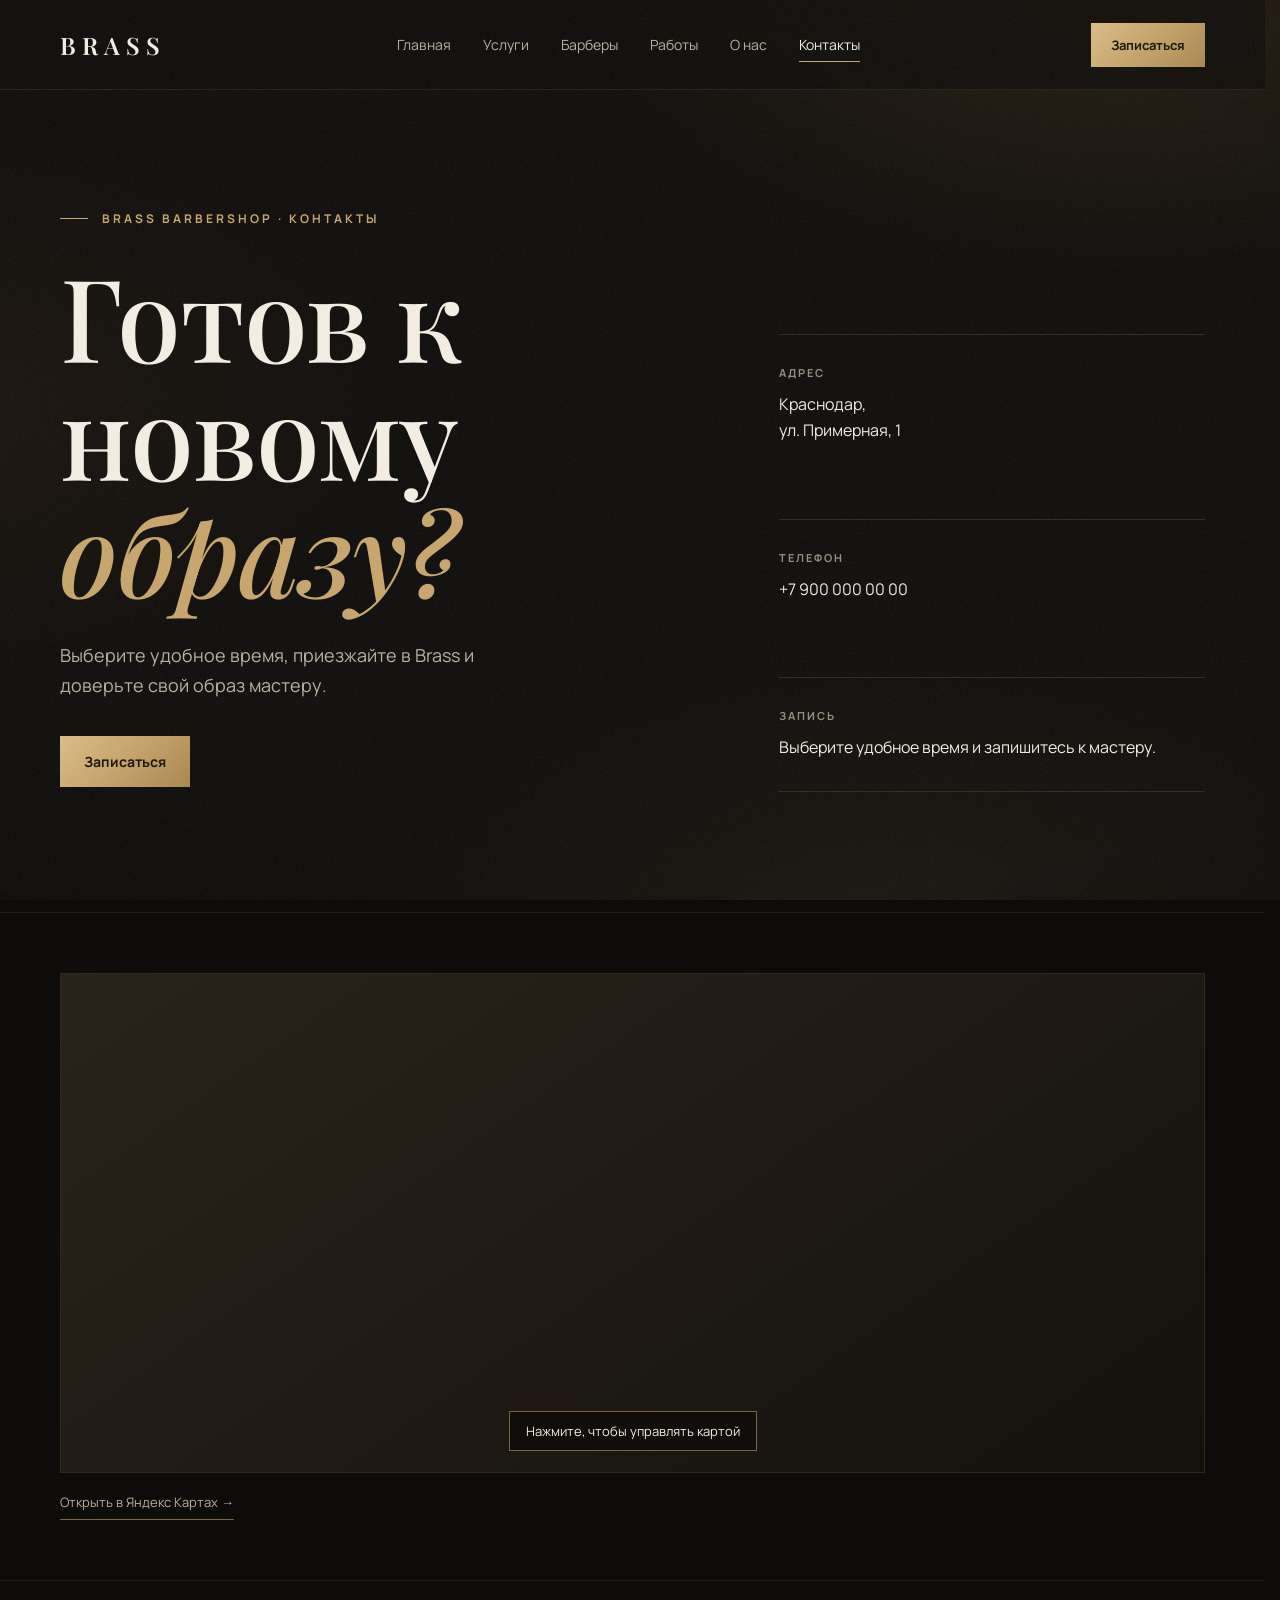
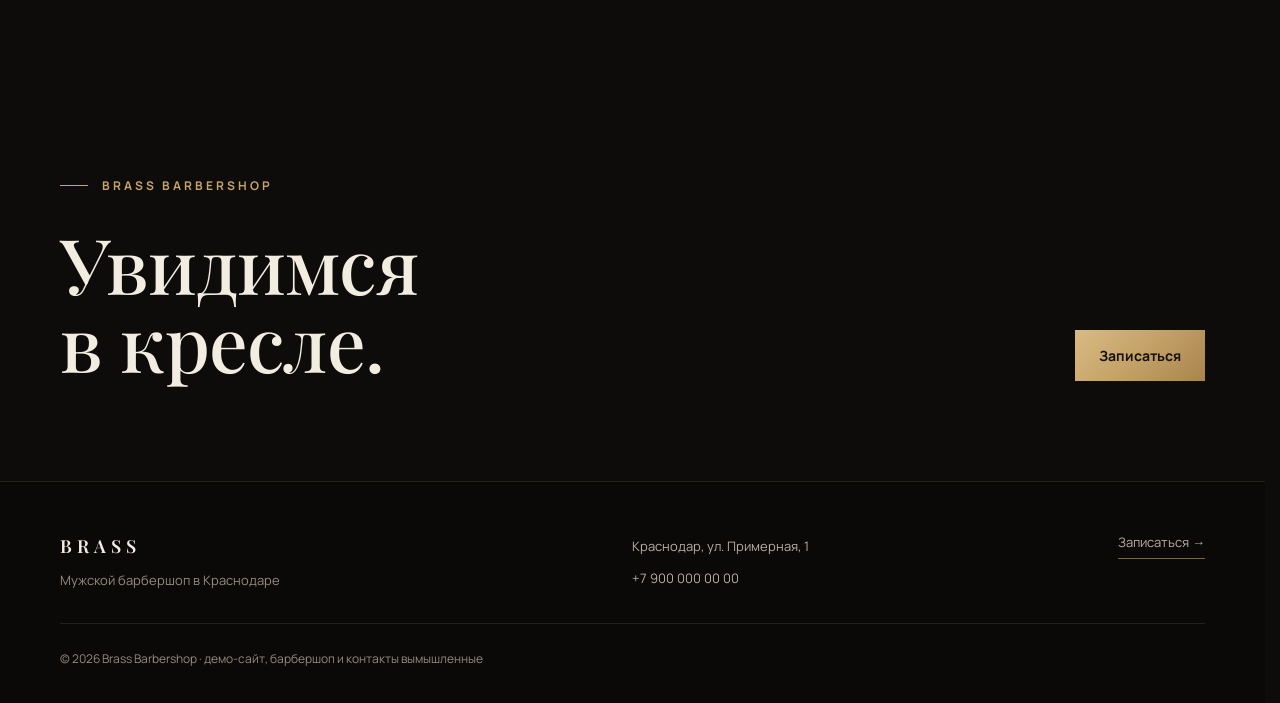
<file: contacts.html>
<!DOCTYPE html>
<html lang="ru">

<head>

    <meta charset="UTF-8">

    <meta name="viewport"
          content="width=device-width, initial-scale=1.0">

    <title>Контакты — Brass Barbershop</title>

    <!-- Демо-версия: закрыта от поисковиков до согласования с владельцем.
         После подписания договора удалить эту строку (см. README). -->
    <meta name="robots" content="noindex, nofollow">

    <meta name="description" content="Контакты Brass Barbershop: Краснодар, ул. Примерная, 1. Телефон +7 900 000 00 00.">

    <meta property="og:type" content="website">
    <meta property="og:site_name" content="Brass Barbershop">
    <meta property="og:locale" content="ru_RU">
    <meta property="og:title" content="Контакты — Brass Barbershop">
    <meta property="og:description" content="Контакты Brass Barbershop: Краснодар, ул. Примерная, 1. Телефон +7 900 000 00 00.">

    <meta property="og:url" content="https://tsum323.github.io/barbershop-template/contacts.html">
    <meta property="og:image" content="https://tsum323.github.io/barbershop-template/images/og-image.jpg">
    <meta property="og:image:width" content="1200">
    <meta property="og:image:height" content="630">
    <meta property="og:image:alt" content="Латунные бритва и ножницы под лампой">
    <meta name="twitter:card" content="summary_large_image">

    <link rel="canonical" href="https://tsum323.github.io/barbershop-template/contacts.html">
    <meta name="theme-color" content="#0e0c0a">

    <link rel="icon" href="favicon.svg" type="image/svg+xml">
    <link rel="apple-touch-icon" href="apple-touch-icon.png">

    <link rel="preload" href="fonts/playfair-display-cyrillic-500-normal.woff2" as="font" type="font/woff2" crossorigin>
    <link rel="preload" href="fonts/manrope-cyrillic-400-normal.woff2" as="font" type="font/woff2" crossorigin>
    <link rel="stylesheet" href="style.css?v=20261015">

</head>

<body>

    <a href="#main" class="skip-link">Перейти к содержимому</a>

    <header class="header">

        <a href="index.html" class="logo">BRASS</a>

        <nav class="nav">
            <a href="index.html">Главная</a>
            <a href="services.html">Услуги</a>
            <a href="barbers.html">Барберы</a>
            <a href="works.html">Работы</a>
            <a href="about.html">О нас</a>
            <a href="contacts.html">Контакты</a>
        </nav>

        <a href="contacts.html" class="header-button" data-booking>Записаться</a>

    </header>

    <main id="main">

        <!-- CONTACT HERO -->

        <section class="contact-hero">

            <div class="contact-intro">

                <p class="hero-label">
                    BRASS BARBERSHOP · КОНТАКТЫ
                </p>

                <h1>
                    Готов к новому<br>
                    <em>образу?</em>
                </h1>

                <p class="contact-description">
                    Выберите удобное время,
                    приезжайте в Brass и доверьте
                    свой образ мастеру.
                </p>

                <a href="contacts.html" class="button button-light" data-booking>
                    Записаться
                </a>

            </div>

            <div class="contact-info">

                <div class="contact-item">

                    <span>
                        АДРЕС
                    </span>

                    <p>
                        Краснодар,<br>
                        ул. Примерная, 1
                    </p>

                </div>

                <div class="contact-item">

                    <span>
                        ТЕЛЕФОН
                    </span>

                    <a href="tel:+79000000000">
                        +7 900 000 00 00
                    </a>

                </div>

                <div class="contact-item">

                    <span>
                        ЗАПИСЬ
                    </span>

                    <p>
                        Выберите удобное время
                        и запишитесь к мастеру.
                    </p>

                </div>

            </div>

        </section>

        <!-- MAP -->

        <section class="contact-map">

            <div class="map-wrap">

                <iframe
                    class="map-frame"
                    src="https://yandex.ru/map-widget/v1/?ll=38.975996%2C45.035470&amp;z=13"
                    title="Карта Краснодара"
                    loading="lazy"
                    allowfullscreen
                ></iframe>

                <button type="button" class="map-shield" aria-label="Включить управление картой">
                    <span>Нажмите, чтобы управлять картой</span>
                </button>

            </div>

            <a
                class="map-link"
                href="https://yandex.ru/maps/35/krasnodar/"
                target="_blank"
                rel="noopener noreferrer"
            >
                Открыть в Яндекс Картах →
            </a>

        </section>

        <!-- FINAL CTA -->

        <section class="contact-final">

            <div>

                <p class="hero-label">
                    BRASS BARBERSHOP
                </p>

                <h2>
                    Увидимся<br>
                    в кресле.
                </h2>

            </div>

            <a href="contacts.html" class="button button-light" data-booking>
                Записаться
            </a>

        </section>

    </main>

    <!-- FOOTER -->

    <footer class="footer">

        <div class="footer-brand">
            <a href="index.html" class="footer-logo">BRASS</a>
            <p>Мужской барбершоп в Краснодаре</p>
        </div>

        <address class="footer-contacts">
            <a href="https://yandex.ru/maps/35/krasnodar/" target="_blank" rel="noopener noreferrer">Краснодар, ул. Примерная, 1</a>
            <a href="tel:+79000000000">+7 900 000 00 00</a>
        </address>

        <a href="contacts.html" class="footer-cta" data-booking>Записаться →</a>

        <p class="footer-copy">© <span data-year>2026</span> Brass Barbershop · демо-сайт, барбершоп и контакты вымышленные</p>

    </footer>
<button class="back-to-top" aria-label="Вернуться наверх">↑</button>

<script src="script.js?v=20261015"></script>
</body>

</html>
</file>
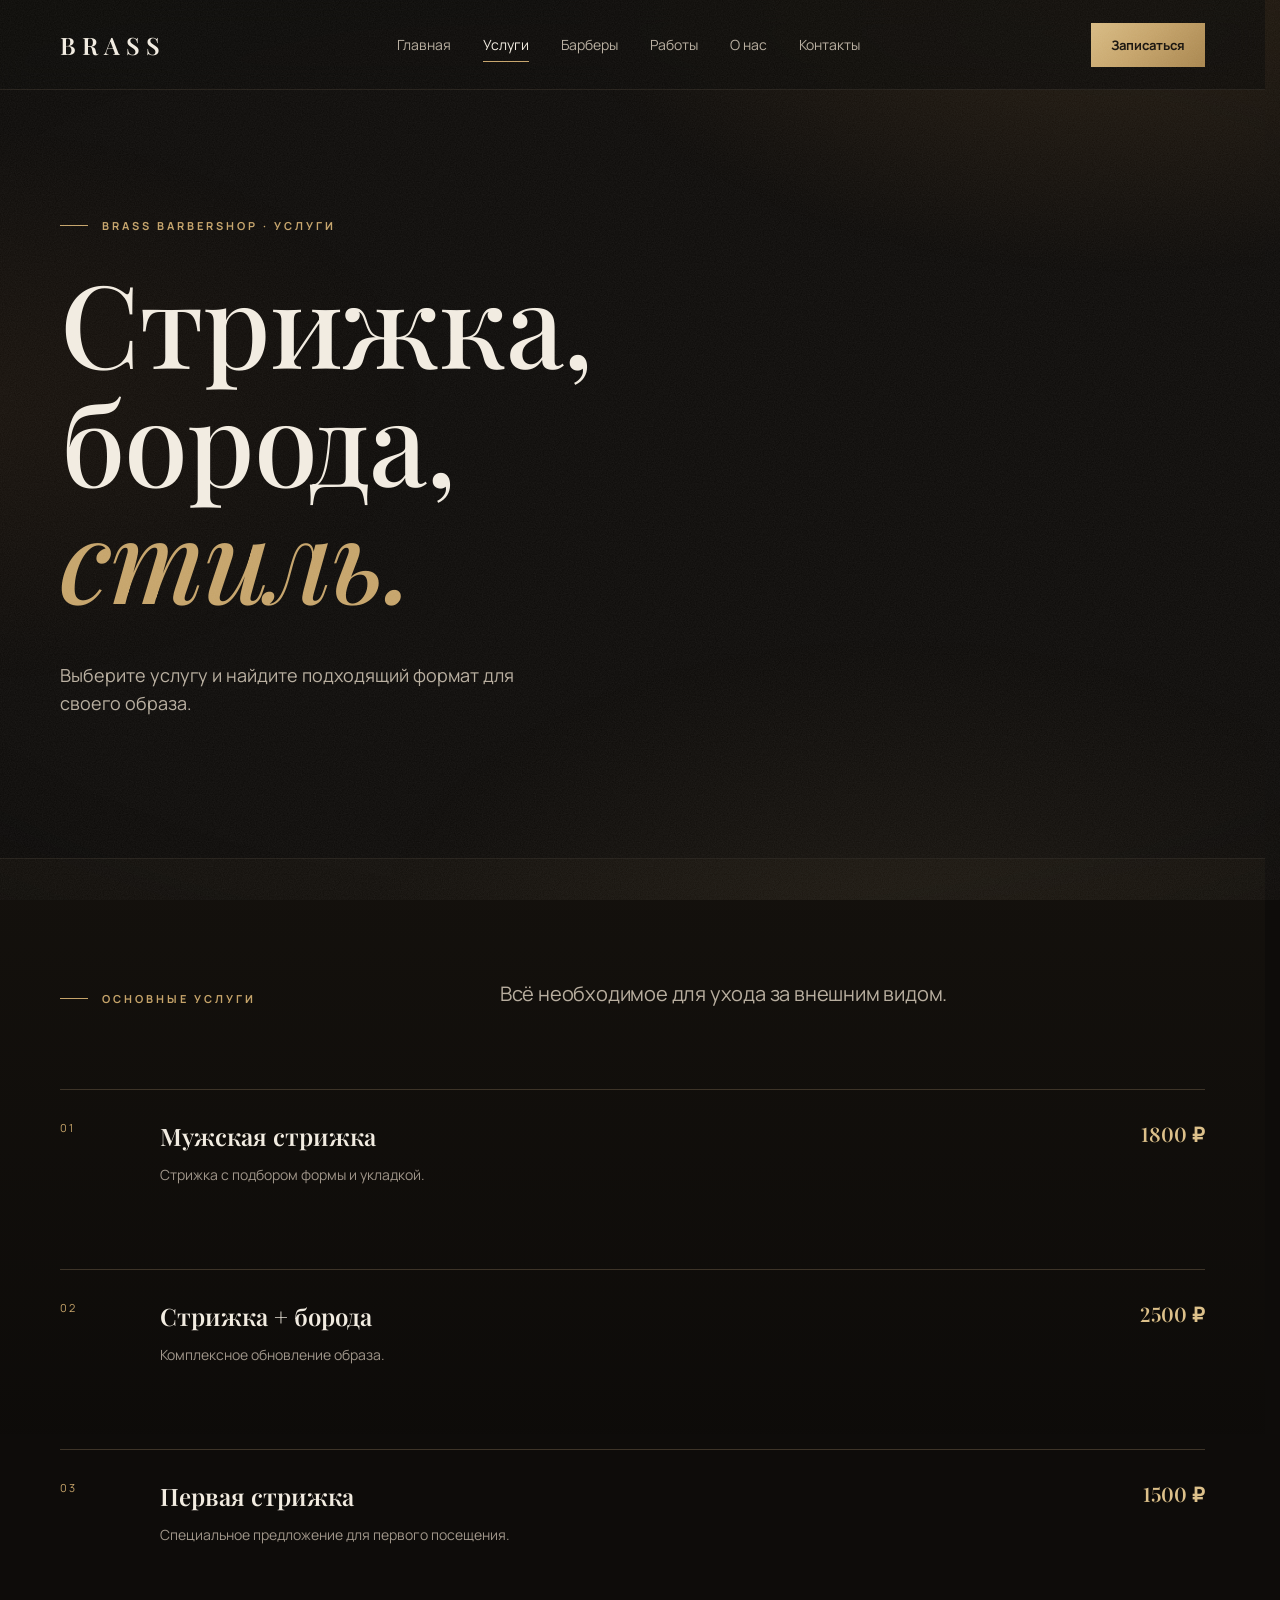
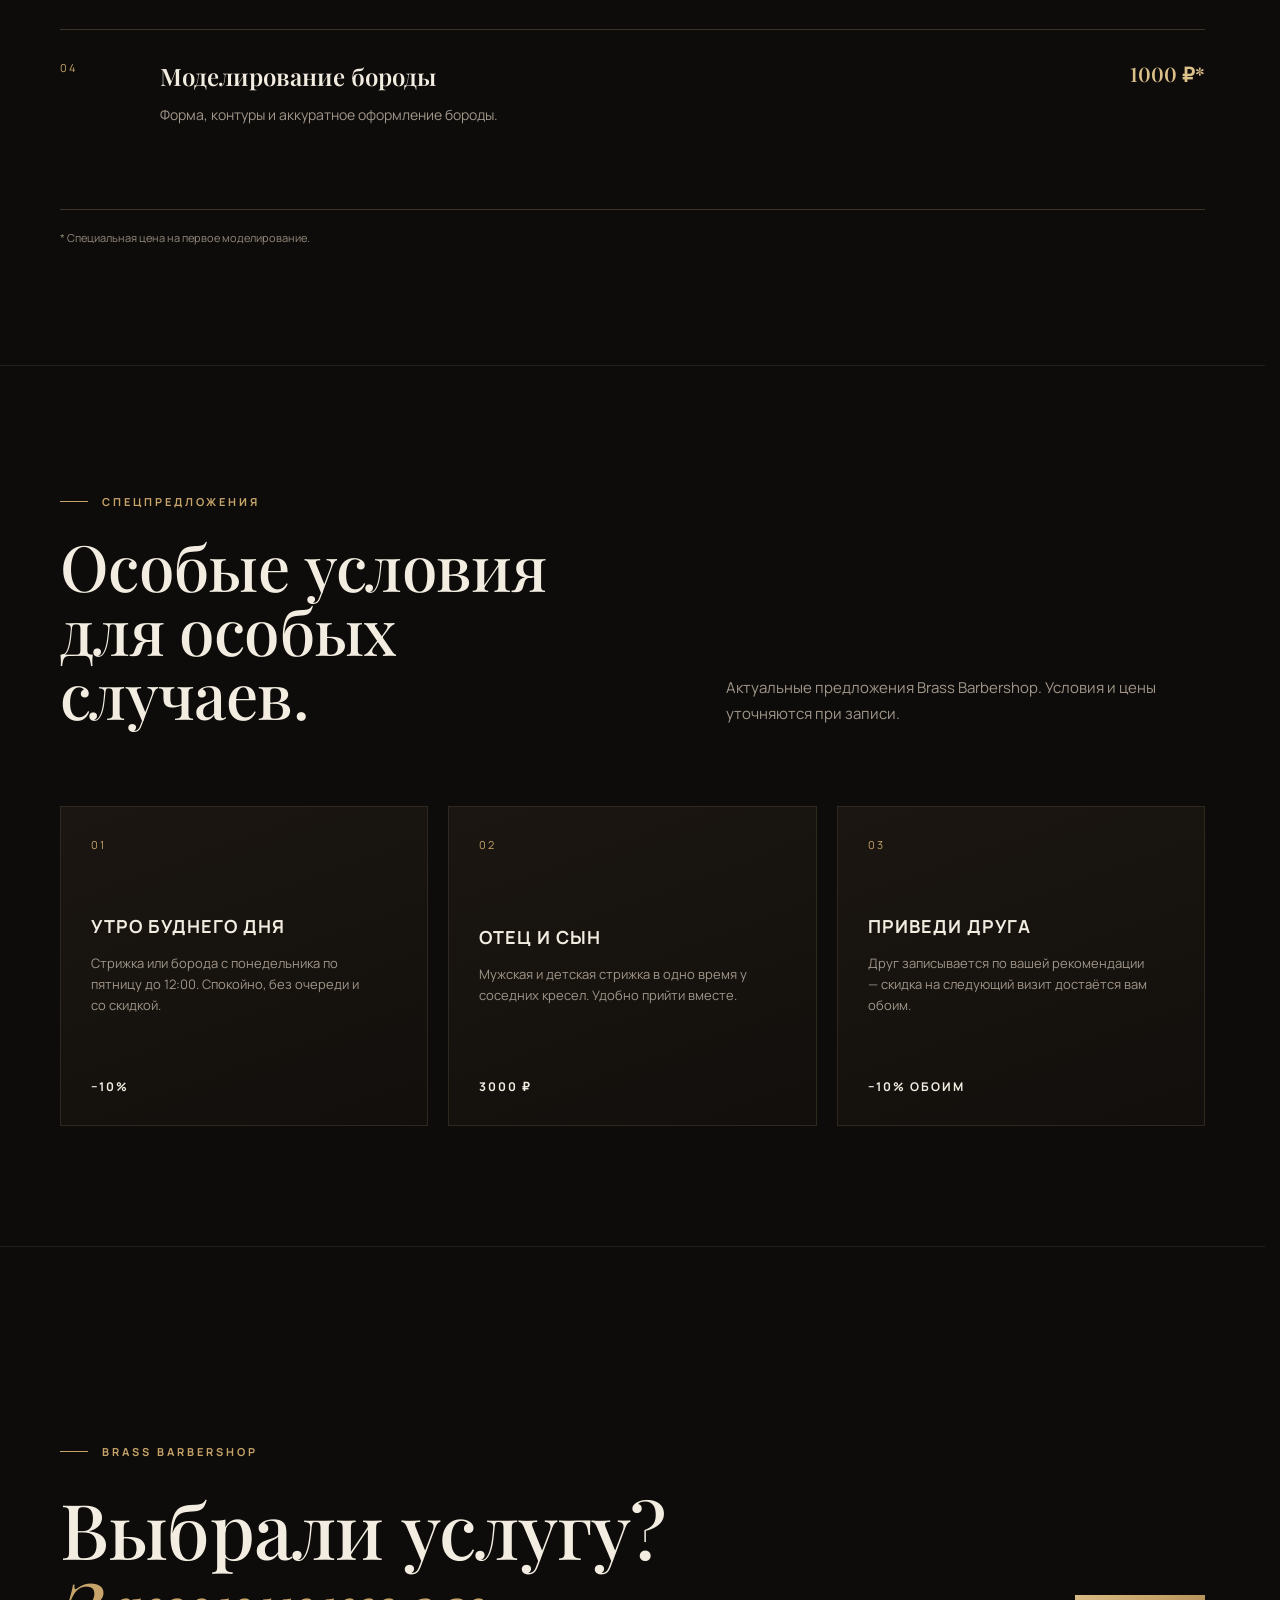
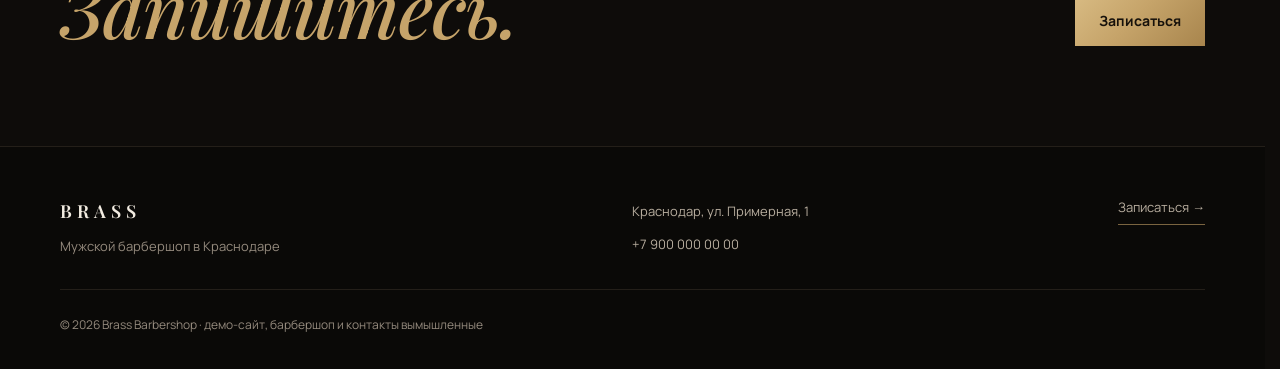
<file: services.html>
<!DOCTYPE html>
<html lang="ru">

<head>

    <meta charset="UTF-8">

    <meta name="viewport"
          content="width=device-width, initial-scale=1.0">

    <title>Услуги — Brass Barbershop</title>

    <!-- Демо-версия: закрыта от поисковиков до согласования с владельцем.
         После подписания договора удалить эту строку (см. README). -->
    <meta name="robots" content="noindex, nofollow">

    <meta name="description" content="Услуги и цены Brass Barbershop в Краснодаре: мужская стрижка, стрижка + борода, моделирование бороды.">

    <meta property="og:type" content="website">
    <meta property="og:site_name" content="Brass Barbershop">
    <meta property="og:locale" content="ru_RU">
    <meta property="og:title" content="Услуги — Brass Barbershop">
    <meta property="og:description" content="Услуги и цены Brass Barbershop в Краснодаре: мужская стрижка, стрижка + борода, моделирование бороды.">

    <meta property="og:url" content="https://tsum323.github.io/barbershop-template/services.html">
    <meta property="og:image" content="https://tsum323.github.io/barbershop-template/images/og-image.jpg">
    <meta property="og:image:width" content="1200">
    <meta property="og:image:height" content="630">
    <meta property="og:image:alt" content="Латунные бритва и ножницы под лампой">
    <meta name="twitter:card" content="summary_large_image">

    <link rel="canonical" href="https://tsum323.github.io/barbershop-template/services.html">
    <meta name="theme-color" content="#0e0c0a">

    <link rel="icon" href="favicon.svg" type="image/svg+xml">
    <link rel="apple-touch-icon" href="apple-touch-icon.png">

    <link rel="preload" href="fonts/playfair-display-cyrillic-500-normal.woff2" as="font" type="font/woff2" crossorigin>
    <link rel="preload" href="fonts/manrope-cyrillic-400-normal.woff2" as="font" type="font/woff2" crossorigin>
    <link rel="stylesheet" href="style.css?v=20261015">

</head>

<body>

    <a href="#main" class="skip-link">Перейти к содержимому</a>

    <header class="header">

        <a href="index.html" class="logo">BRASS</a>

        <nav class="nav">
            <a href="index.html">Главная</a>
            <a href="services.html">Услуги</a>
            <a href="barbers.html">Барберы</a>
            <a href="works.html">Работы</a>
            <a href="about.html">О нас</a>
            <a href="contacts.html">Контакты</a>
        </nav>

        <a href="contacts.html" class="header-button" data-booking>Записаться</a>

    </header>

<main id="main">

    <section class="services-page-hero">

        <p class="section-label">
            BRASS BARBERSHOP · УСЛУГИ
        </p>

        <h1>
            Стрижка,<br>
            борода,<br>
            <em>стиль.</em>
        </h1>

        <p class="services-page-description">
            Выберите услугу и найдите подходящий
            формат для своего образа.
        </p>

    </section>

    <section class="price-section">

        <div class="price-heading">

            <p class="section-label">
                ОСНОВНЫЕ УСЛУГИ
            </p>

            <h2 class="price-heading-text">
                Всё необходимое для ухода
                за внешним видом.
            </h2>

        </div>

        <div class="price-list">

            <div class="price-item">

                <span class="price-number">
                    01
                </span>

                <div class="price-info">

                    <h3>
                        Мужская стрижка
                    </h3>

                    <p>
                        Стрижка с подбором формы
                        и укладкой.
                    </p>

                </div>

                <span class="price-value">
                    1800 ₽
                </span>

            </div>

            <div class="price-item">

                <span class="price-number">
                    02
                </span>

                <div class="price-info">

                    <h3>
                        Стрижка + борода
                    </h3>

                    <p>
                        Комплексное обновление
                        образа.
                    </p>

                </div>

                <span class="price-value">
                    2500 ₽
                </span>

            </div>

            <div class="price-item">

                <span class="price-number">
                    03
                </span>

                <div class="price-info">

                    <h3>
                        Первая стрижка
                    </h3>

                    <p>
                        Специальное предложение
                        для первого посещения.
                    </p>

                </div>

                <span class="price-value">
                    1500 ₽
                </span>

            </div>

            <div class="price-item">

                <span class="price-number">
                    04
                </span>

                <div class="price-info">

                    <h3>
                        Моделирование бороды
                    </h3>

                    <p>
                        Форма, контуры и аккуратное
                        оформление бороды.
                    </p>

                </div>

                <span class="price-value">
                    1000 ₽*
                </span>

            </div>

        </div>

        <p class="price-note">
            * Специальная цена на первое моделирование.
        </p>

    </section>
<section class="offers-section">

    <div class="offers-heading">

        <div>
            <p class="section-label">
                СПЕЦПРЕДЛОЖЕНИЯ
            </p>

            <h2>
                Особые условия<br>
                для особых случаев.
            </h2>
        </div>

        <p class="offers-description">
            Актуальные предложения Brass Barbershop.
            Условия и цены уточняются при записи.
        </p>

    </div>

    <div class="offers-grid">

        <article class="offer-card">

            <span class="offer-number">01</span>

            <div>
                <h3>УТРО БУДНЕГО ДНЯ</h3>

                <p>
                    Стрижка или борода с понедельника по пятницу до 12:00. Спокойно, без очереди и со скидкой.
                </p>
            </div>

            <strong>
                −10%
            </strong>

        </article>

        <article class="offer-card">

            <span class="offer-number">02</span>

            <div>
                <h3>ОТЕЦ И СЫН</h3>

                <p>
                    Мужская и детская стрижка в одно время у соседних кресел. Удобно прийти вместе.
                </p>
            </div>

            <strong>
                3000 ₽
            </strong>

        </article>

        <article class="offer-card">

            <span class="offer-number">03</span>

            <div>
                <h3>ПРИВЕДИ ДРУГА</h3>

                <p>
                    Друг записывается по вашей рекомендации — скидка на следующий визит достаётся вам обоим.
                </p>
            </div>

            <strong>
                −10% ОБОИМ
            </strong>

        </article>

    </div>

</section>

    <section class="page-cta">

        <div>
            <p class="section-label">
                BRASS BARBERSHOP
            </p>

            <h2>
                Выбрали услугу?<br>
                <em>Запишитесь.</em>
            </h2>
        </div>

        <a href="contacts.html" class="button button-light" data-booking>
            Записаться
        </a>

    </section>

</main>

    <!-- FOOTER -->

    <footer class="footer">

        <div class="footer-brand">
            <a href="index.html" class="footer-logo">BRASS</a>
            <p>Мужской барбершоп в Краснодаре</p>
        </div>

        <address class="footer-contacts">
            <a href="https://yandex.ru/maps/35/krasnodar/" target="_blank" rel="noopener noreferrer">Краснодар, ул. Примерная, 1</a>
            <a href="tel:+79000000000">+7 900 000 00 00</a>
        </address>

        <a href="contacts.html" class="footer-cta" data-booking>Записаться →</a>

        <p class="footer-copy">© <span data-year>2026</span> Brass Barbershop · демо-сайт, барбершоп и контакты вымышленные</p>

    </footer>
<button class="back-to-top" aria-label="Вернуться наверх">↑</button>

<script src="script.js?v=20261015"></script>
</body>

</html>
</file>
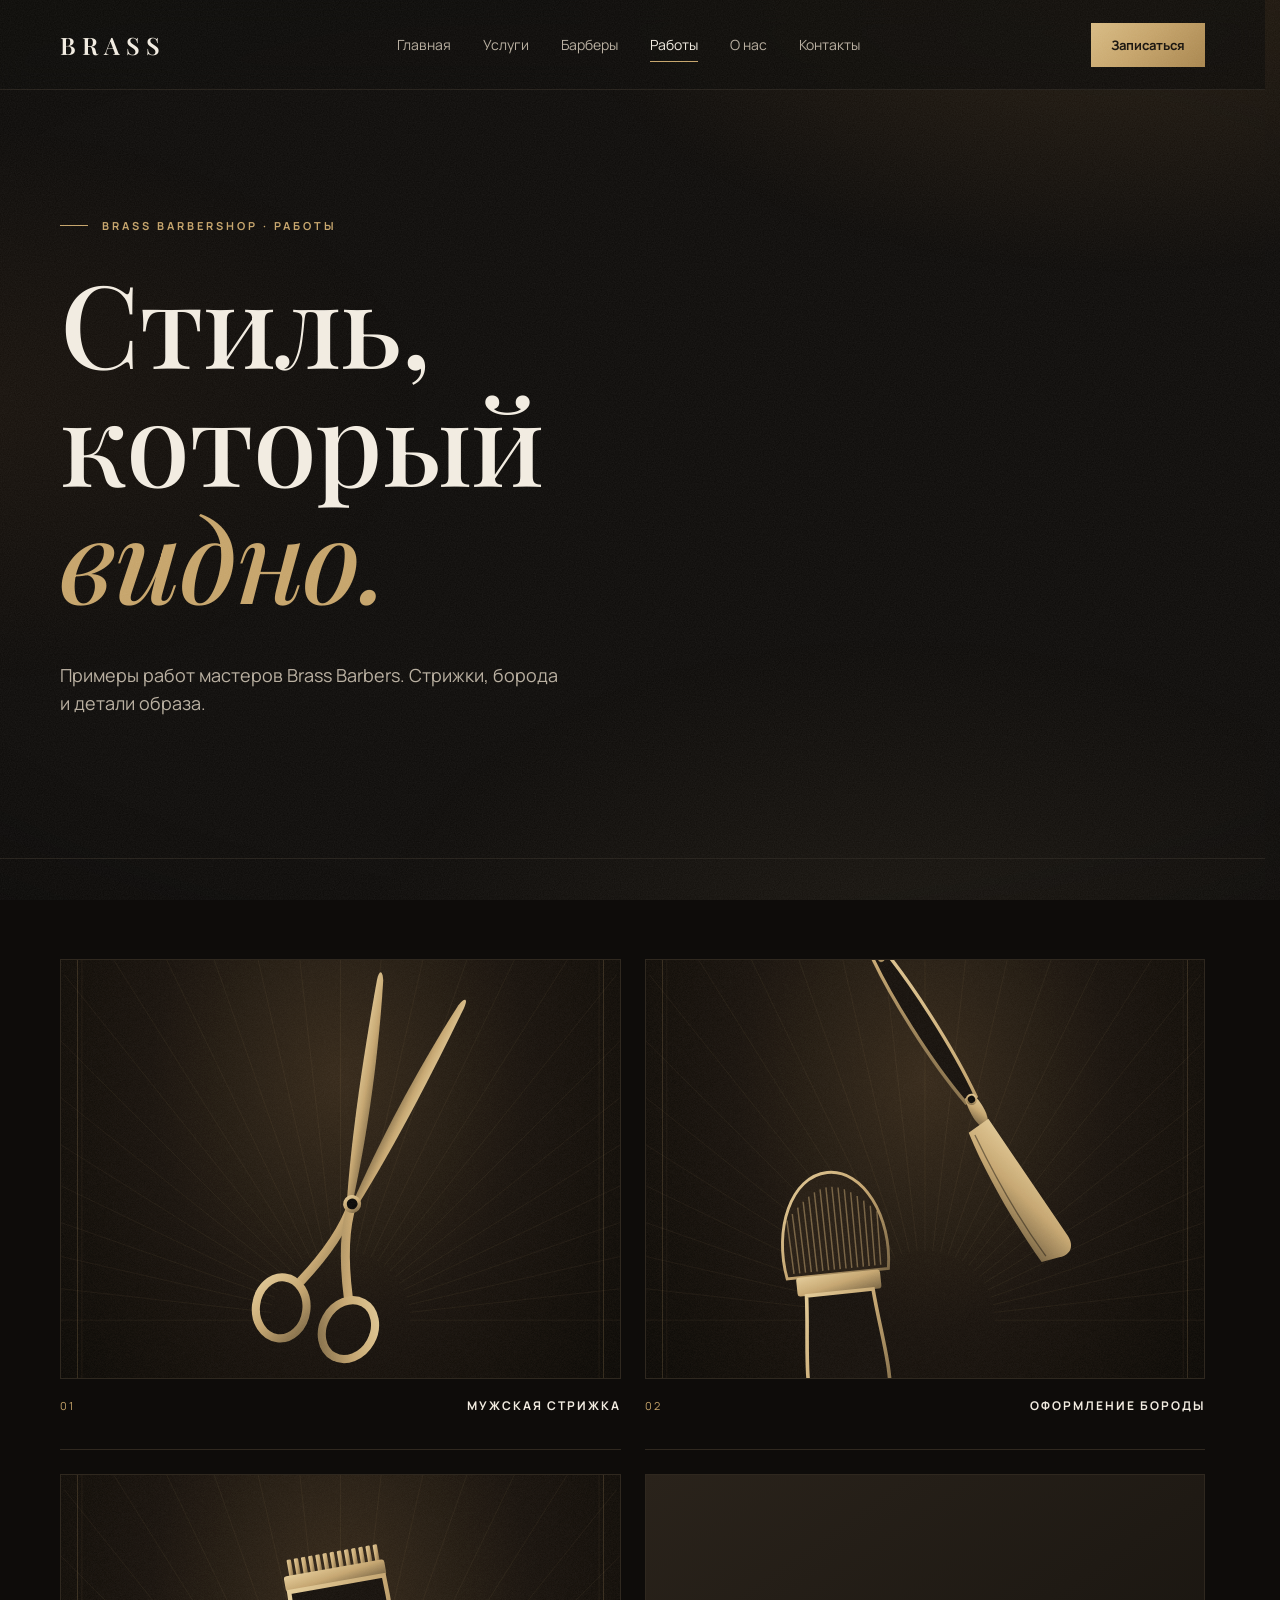
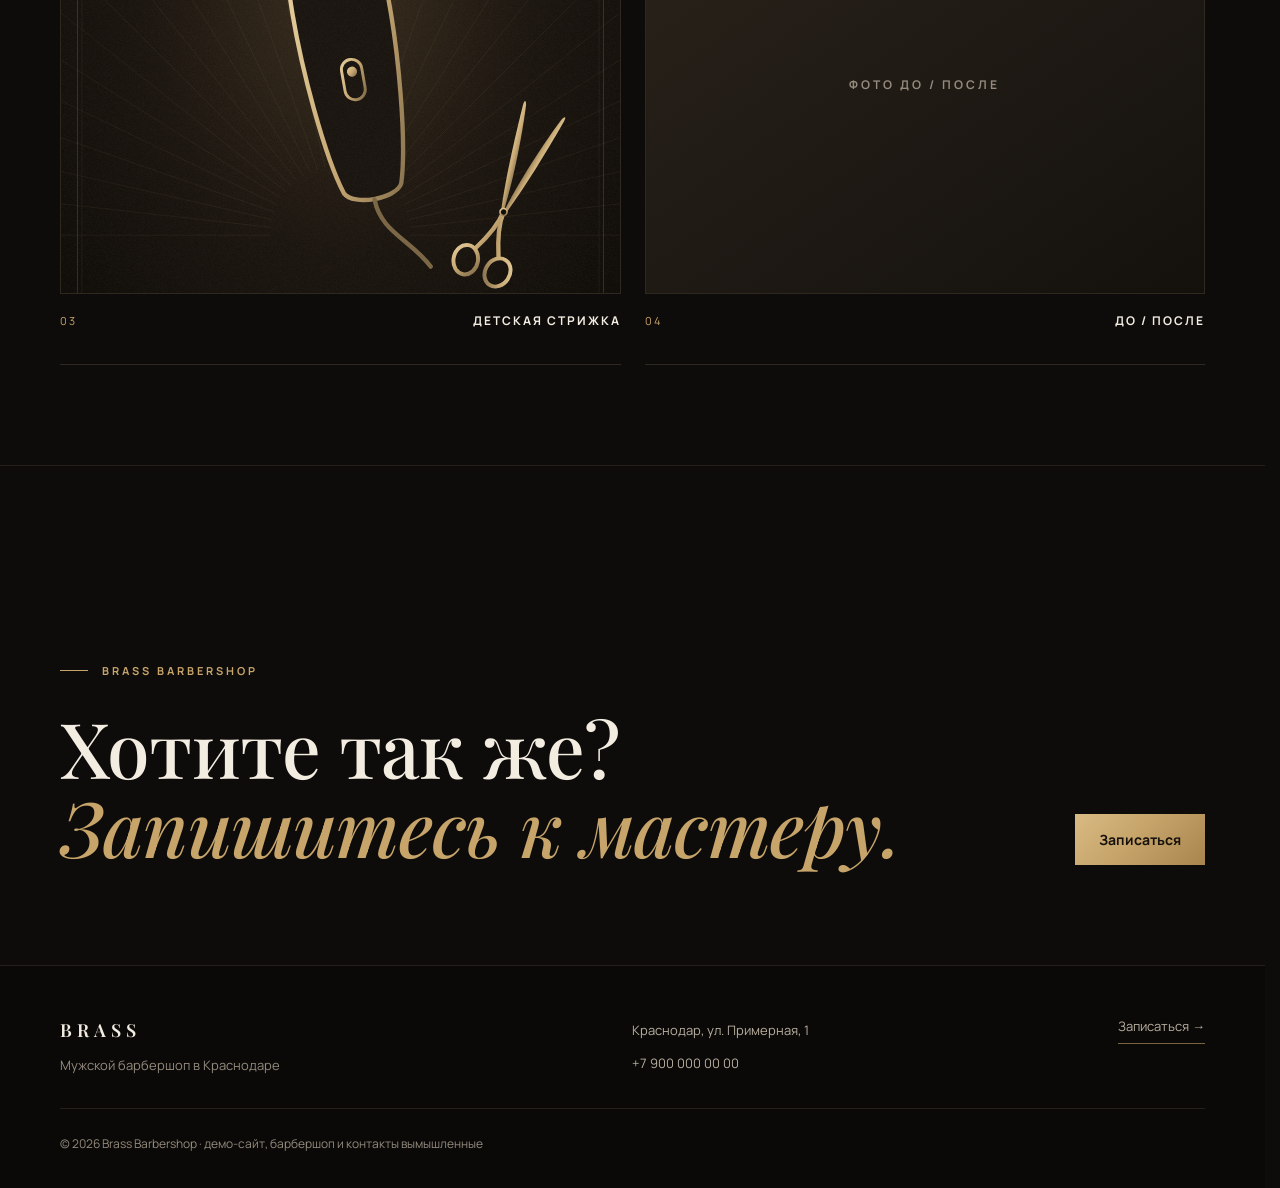
<file: works.html>
<!DOCTYPE html>
<html lang="ru">

<head>

    <meta charset="UTF-8">

    <meta name="viewport"
          content="width=device-width, initial-scale=1.0">

    <title>Работы — Brass Barbershop</title>

    <!-- Демо-версия: закрыта от поисковиков до согласования с владельцем.
         После подписания договора удалить эту строку (см. README). -->
    <meta name="robots" content="noindex, nofollow">

    <meta name="description" content="Примеры работ мастеров Brass Barbers: мужские стрижки, оформление бороды, детские стрижки.">

    <meta property="og:type" content="website">
    <meta property="og:site_name" content="Brass Barbershop">
    <meta property="og:locale" content="ru_RU">
    <meta property="og:title" content="Работы — Brass Barbershop">
    <meta property="og:description" content="Примеры работ мастеров Brass Barbers: мужские стрижки, оформление бороды, детские стрижки.">

    <meta property="og:url" content="https://tsum323.github.io/barbershop-template/works.html">
    <meta property="og:image" content="https://tsum323.github.io/barbershop-template/images/og-image.jpg">
    <meta property="og:image:width" content="1200">
    <meta property="og:image:height" content="630">
    <meta property="og:image:alt" content="Латунные бритва и ножницы под лампой">
    <meta name="twitter:card" content="summary_large_image">

    <link rel="canonical" href="https://tsum323.github.io/barbershop-template/works.html">
    <meta name="theme-color" content="#0e0c0a">

    <link rel="icon" href="favicon.svg" type="image/svg+xml">
    <link rel="apple-touch-icon" href="apple-touch-icon.png">

    <link rel="preload" href="fonts/playfair-display-cyrillic-500-normal.woff2" as="font" type="font/woff2" crossorigin>
    <link rel="preload" href="fonts/manrope-cyrillic-400-normal.woff2" as="font" type="font/woff2" crossorigin>
    <link rel="stylesheet" href="style.css?v=20261015">

</head>

<body>

    <a href="#main" class="skip-link">Перейти к содержимому</a>

    <header class="header">

        <a href="index.html" class="logo">BRASS</a>

        <nav class="nav">
            <a href="index.html">Главная</a>
            <a href="services.html">Услуги</a>
            <a href="barbers.html">Барберы</a>
            <a href="works.html">Работы</a>
            <a href="about.html">О нас</a>
            <a href="contacts.html">Контакты</a>
        </nav>

        <a href="contacts.html" class="header-button" data-booking>Записаться</a>

    </header>

<main id="main">

    <section class="works-page-hero">

        <p class="section-label">
            BRASS BARBERSHOP · РАБОТЫ
        </p>

        <h1>
            Стиль,<br>
            который<br>
            <em>видно.</em>
        </h1>

        <p class="works-page-description">
            Примеры работ мастеров Brass Barbers.
            Стрижки, борода и детали образа.
        </p>

    </section>
    
<section class="works-gallery">

    <h2 class="visually-hidden">Примеры работ</h2>

    <div class="work-item">
        <div class="work-photo">
            <img class="media-fill" src="images/work-haircut.svg" alt="Иллюстрация: ножницы и расчёска" width="960" height="1280" loading="lazy" decoding="async">
        </div>

        <div class="work-caption">
            <span>01</span>
            <strong>МУЖСКАЯ СТРИЖКА</strong>
        </div>
    </div>

    <div class="work-item">
        <div class="work-photo">
            <img class="media-fill" src="images/work-beard.svg" alt="Иллюстрация: опасная бритва и помазок" width="960" height="1280" loading="lazy" decoding="async">
        </div>

        <div class="work-caption">
            <span>02</span>
            <strong>ОФОРМЛЕНИЕ БОРОДЫ</strong>
        </div>
    </div>

    <div class="work-item">
        <div class="work-photo">
            <img class="media-fill" src="images/work-kids.svg" alt="Иллюстрация: машинка для стрижки" width="960" height="1280" loading="lazy" decoding="async">
        </div>

        <div class="work-caption">
            <span>03</span>
            <strong>ДЕТСКАЯ СТРИЖКА</strong>
        </div>
    </div>

    <div class="work-item">
        <div class="work-photo">
            ФОТО ДО / ПОСЛЕ
        </div>

        <div class="work-caption">
            <span>04</span>
            <strong>ДО / ПОСЛЕ</strong>
        </div>
    </div>

</section>

    <section class="page-cta">

        <div>
            <p class="section-label">
                BRASS BARBERSHOP
            </p>

            <h2>
                Хотите так же?<br>
                <em>Запишитесь к мастеру.</em>
            </h2>
        </div>

        <a href="contacts.html" class="button button-light" data-booking>
            Записаться
        </a>

    </section>

</main>

    <!-- FOOTER -->

    <footer class="footer">

        <div class="footer-brand">
            <a href="index.html" class="footer-logo">BRASS</a>
            <p>Мужской барбершоп в Краснодаре</p>
        </div>

        <address class="footer-contacts">
            <a href="https://yandex.ru/maps/35/krasnodar/" target="_blank" rel="noopener noreferrer">Краснодар, ул. Примерная, 1</a>
            <a href="tel:+79000000000">+7 900 000 00 00</a>
        </address>

        <a href="contacts.html" class="footer-cta" data-booking>Записаться →</a>

        <p class="footer-copy">© <span data-year>2026</span> Brass Barbershop · демо-сайт, барбершоп и контакты вымышленные</p>

    </footer>
<button class="back-to-top" aria-label="Вернуться наверх">↑</button>

<script src="script.js?v=20261015"></script>
</body>

</html>
</file>
<file: style.css>
/* FONTS (SIL Open Font License, see fonts/) */

@font-face {
    font-family: "Playfair Display";
    font-style: normal;
    font-weight: 500;
    font-display: swap;
    src: url("fonts/playfair-display-cyrillic-500-normal.woff2") format("woff2");
    unicode-range: U+0301, U+0400-045F, U+0490-0491, U+04B0-04B1, U+2116;
}

@font-face {
    font-family: "Playfair Display";
    font-style: normal;
    font-weight: 500;
    font-display: swap;
    src: url("fonts/playfair-display-latin-500-normal.woff2") format("woff2");
    unicode-range: U+0000-00FF, U+0131, U+0152-0153, U+02BB-02BC, U+02C6, U+02DA, U+02DC, U+0304, U+0308, U+0329, U+2000-206F, U+20AC, U+2122, U+2191, U+2193, U+2212, U+2215, U+FEFF, U+FFFD, U+20BD;
}

@font-face {
    font-family: "Playfair Display";
    font-style: italic;
    font-weight: 500;
    font-display: swap;
    src: url("fonts/playfair-display-cyrillic-500-italic.woff2") format("woff2");
    unicode-range: U+0301, U+0400-045F, U+0490-0491, U+04B0-04B1, U+2116;
}

@font-face {
    font-family: "Playfair Display";
    font-style: italic;
    font-weight: 500;
    font-display: swap;
    src: url("fonts/playfair-display-latin-500-italic.woff2") format("woff2");
    unicode-range: U+0000-00FF, U+0131, U+0152-0153, U+02BB-02BC, U+02C6, U+02DA, U+02DC, U+0304, U+0308, U+0329, U+2000-206F, U+20AC, U+2122, U+2191, U+2193, U+2212, U+2215, U+FEFF, U+FFFD, U+20BD;
}

@font-face {
    font-family: "Playfair Display";
    font-style: normal;
    font-weight: 600;
    font-display: swap;
    src: url("fonts/playfair-display-cyrillic-600-normal.woff2") format("woff2");
    unicode-range: U+0301, U+0400-045F, U+0490-0491, U+04B0-04B1, U+2116;
}

@font-face {
    font-family: "Playfair Display";
    font-style: normal;
    font-weight: 600;
    font-display: swap;
    src: url("fonts/playfair-display-latin-600-normal.woff2") format("woff2");
    unicode-range: U+0000-00FF, U+0131, U+0152-0153, U+02BB-02BC, U+02C6, U+02DA, U+02DC, U+0304, U+0308, U+0329, U+2000-206F, U+20AC, U+2122, U+2191, U+2193, U+2212, U+2215, U+FEFF, U+FFFD, U+20BD;
}

@font-face {
    font-family: "Manrope";
    font-style: normal;
    font-weight: 400;
    font-display: swap;
    src: url("fonts/manrope-cyrillic-400-normal.woff2") format("woff2");
    unicode-range: U+0301, U+0400-045F, U+0490-0491, U+04B0-04B1, U+2116;
}

@font-face {
    font-family: "Manrope";
    font-style: normal;
    font-weight: 400;
    font-display: swap;
    src: url("fonts/manrope-latin-400-normal.woff2") format("woff2");
    unicode-range: U+0000-00FF, U+0131, U+0152-0153, U+02BB-02BC, U+02C6, U+02DA, U+02DC, U+0304, U+0308, U+0329, U+2000-206F, U+20AC, U+2122, U+2191, U+2193, U+2212, U+2215, U+FEFF, U+FFFD, U+20BD;
}

@font-face {
    font-family: "Manrope";
    font-style: normal;
    font-weight: 500;
    font-display: swap;
    src: url("fonts/manrope-cyrillic-500-normal.woff2") format("woff2");
    unicode-range: U+0301, U+0400-045F, U+0490-0491, U+04B0-04B1, U+2116;
}

@font-face {
    font-family: "Manrope";
    font-style: normal;
    font-weight: 500;
    font-display: swap;
    src: url("fonts/manrope-latin-500-normal.woff2") format("woff2");
    unicode-range: U+0000-00FF, U+0131, U+0152-0153, U+02BB-02BC, U+02C6, U+02DA, U+02DC, U+0304, U+0308, U+0329, U+2000-206F, U+20AC, U+2122, U+2191, U+2193, U+2212, U+2215, U+FEFF, U+FFFD, U+20BD;
}

@font-face {
    font-family: "Manrope";
    font-style: normal;
    font-weight: 600;
    font-display: swap;
    src: url("fonts/manrope-cyrillic-600-normal.woff2") format("woff2");
    unicode-range: U+0301, U+0400-045F, U+0490-0491, U+04B0-04B1, U+2116;
}

@font-face {
    font-family: "Manrope";
    font-style: normal;
    font-weight: 600;
    font-display: swap;
    src: url("fonts/manrope-latin-600-normal.woff2") format("woff2");
    unicode-range: U+0000-00FF, U+0131, U+0152-0153, U+02BB-02BC, U+02C6, U+02DA, U+02DC, U+0304, U+0308, U+0329, U+2000-206F, U+20AC, U+2122, U+2191, U+2193, U+2212, U+2215, U+FEFF, U+FFFD, U+20BD;
}

@font-face {
    font-family: "Manrope";
    font-style: normal;
    font-weight: 700;
    font-display: swap;
    src: url("fonts/manrope-cyrillic-700-normal.woff2") format("woff2");
    unicode-range: U+0301, U+0400-045F, U+0490-0491, U+04B0-04B1, U+2116;
}

@font-face {
    font-family: "Manrope";
    font-style: normal;
    font-weight: 700;
    font-display: swap;
    src: url("fonts/manrope-latin-700-normal.woff2") format("woff2");
    unicode-range: U+0000-00FF, U+0131, U+0152-0153, U+02BB-02BC, U+02C6, U+02DA, U+02DC, U+0304, U+0308, U+0329, U+2000-206F, U+20AC, U+2122, U+2191, U+2193, U+2212, U+2215, U+FEFF, U+FFFD, U+20BD;
}

:root {
    /* Тёплый «табачный» тёмный, как морёное дерево в зале */
    --color-bg: #0e0c0a;
    --color-surface: #17130f;

    --color-text: #f2ece1;
    --color-white: #fffaf2;
    --color-text-soft: #b8ae9f;
    --color-text-muted: #a0968a;
    --color-text-faint: #948a7d;

    /* Латунь — бритвы, фурнитура, 1920-е */
    --color-accent: #c6a46a;
    --color-accent-strong: #dcc08a;
    --color-accent-soft: rgba(198, 164, 106, 0.12);

    --color-line: #241f19;
    --color-border: #2f281f;
    --color-border-strong: #3d3428;
    --color-border-hover: #7a6440;

    --placeholder-bg: linear-gradient(145deg, #2a231b, #14110d);

    --font-display: "Playfair Display", Georgia, "Times New Roman", serif;
    --font-body: "Manrope", "Helvetica Neue", Arial, sans-serif;
}

* {
    box-sizing: border-box;
}

html {
    scroll-behavior: smooth;

    /* место под полосу прокрутки всегда зарезервировано,
       поэтому страница не прыгает при открытии окна записи */
    scrollbar-gutter: stable;

    background: var(--color-bg);
}

body {
    position: relative;

    /* свой контекст наложения: фон со светом ламп (z-index: -1)
       рисуется поверх фона body, но под содержимым */
    isolation: isolate;

    margin: 0;

    background: var(--color-bg);
    color: var(--color-text);
    font-family: var(--font-body);

    -webkit-font-smoothing: antialiased;
}

/* Фон: тёплый свет ламп и мягкая виньетка */

body::before {
    content: "";

    position: fixed;
    inset: 0;
    z-index: -1;

    pointer-events: none;

    background:
        radial-gradient(ellipse 70% 55% at 88% -5%, rgba(214, 150, 72, 0.13), transparent 65%),
        radial-gradient(ellipse 55% 45% at -5% 45%, rgba(150, 95, 45, 0.08), transparent 70%),
        radial-gradient(ellipse 60% 50% at 70% 105%, rgba(198, 164, 106, 0.06), transparent 70%),
        radial-gradient(ellipse 120% 90% at 50% 50%, transparent 55%, rgba(0, 0, 0, 0.55) 100%);
}

/* Плёночное зерно поверх всего сайта */

body::after {
    content: "";

    position: fixed;
    inset: 0;
    z-index: 9000;

    pointer-events: none;

    opacity: 0.07;

    background-image: url("data:image/svg+xml,%3Csvg xmlns='http://www.w3.org/2000/svg' width='220' height='220'%3E%3Cfilter id='n'%3E%3CfeTurbulence type='fractalNoise' baseFrequency='0.85' numOctaves='3' stitchTiles='stitch'/%3E%3CfeColorMatrix values='0 0 0 0 1 0 0 0 0 1 0 0 0 0 1 0 0 0 0.9 0'/%3E%3C/filter%3E%3Crect width='100%25' height='100%25' filter='url(%23n)'/%3E%3C/svg%3E");
}

h1,
h2,
.service-price,
.price-value {
    font-variant-numeric: lining-nums;
}

h1,
h2 {
    font-family: var(--font-display);
    font-weight: 500;
    letter-spacing: -0.01em;
}

h1 em,
h2 em {
    font-style: italic;
    color: var(--color-accent);
}

::selection {
    background: var(--color-accent);
    color: var(--color-bg);
}

a {
    color: inherit;
    text-decoration: none;
}

:focus-visible {
    outline: 2px solid var(--color-accent);
    outline-offset: 3px;
}

/* Окно записи открыто: страница под ним не прокручивается
   (position: fixed нужен для iOS Safari, top задаёт script.js) */

body.booking-open {
    position: fixed;

    width: 100%;

    overflow: hidden;
}

/* ACCESSIBILITY HELPERS */

.skip-link {
    position: absolute;
    top: 12px;
    left: 12px;
    z-index: 10000;

    padding: 12px 18px;

    background: var(--color-accent);
    color: var(--color-bg);

    font-size: 14px;
    font-weight: 700;

    transform: translateY(-200%);

    transition: transform 0.2s ease;
}

.skip-link:focus {
    transform: translateY(0);
}

.visually-hidden {
    position: absolute;

    width: 1px;
    height: 1px;

    margin: -1px;
    padding: 0;

    overflow: hidden;
    clip: rect(0 0 0 0);
    white-space: nowrap;

    border: 0;
}

/* HEADER */

.header {
    min-height: 90px;
    padding: 0 60px;

    display: flex;
    align-items: center;
    justify-content: space-between;

    border-bottom: 1px solid var(--color-line);

    position: sticky;

    top: 0;

    z-index: 100;

    background: rgba(14, 12, 10, 0.78);

    backdrop-filter: blur(14px);

    -webkit-backdrop-filter: blur(14px);
}

.logo {
    font-size: 24px;
    font-weight: 600;
    letter-spacing: 6px;

    font-family: var(--font-display);
}

.nav {
    display: flex;
    align-items: center;
    gap: 32px;
}

.nav a {
    color: var(--color-text-soft);
    font-size: 14px;
    transition: color 0.3s ease;
}

.nav a:hover {
    color: var(--color-white);
}

.header-button {
    padding: 13px 20px;

    background: linear-gradient(135deg, #d8bb83 0%, #c6a46a 45%, #a8854d 100%);
    color: #16110b;

    font-size: 13px;
    font-weight: 700;

    transition: transform 0.3s ease,
                background 0.3s ease;
}

.header-button:hover {
    transform: translateY(-2px);
    background: linear-gradient(135deg, #e6cd9b 0%, #d3b37a 45%, #b8955b 100%);

    box-shadow: 0 10px 30px rgba(198, 164, 106, 0.18);
}
/* HERO */

.hero {
    min-height: calc(100vh - 90px);
    padding: 80px 60px;

    display: grid;
    grid-template-columns: 1fr 0.9fr;
    gap: 70px;

    align-items: stretch;
}

.hero-content {
    max-width: 680px;
}

.hero-label {
    margin: 0 0 25px;

    color: var(--color-accent);
    font-size: 12px;
    font-weight: 700;
    letter-spacing: 3px;

    display: flex;

    align-items: center;

    gap: 14px;
}

.hero h1 {
    margin: 0;

    font-size: clamp(52px, 6vw, 88px);
    line-height: 1.02;
    max-width:650px;
}

.hero-description {
    max-width: 520px;
    margin: 30px 0 0;

    color: var(--color-text-soft);
    font-size: 18px;
    line-height: 1.6;
}

.hero-buttons {
    display: flex;
    gap: 15px;
    margin-top: 40px;
    flex-wrap: wrap;
}

.button {
    display: inline-block;
    padding: 16px 24px;

    font-size: 14px;
    font-weight: 700;

    transition: transform 0.3s ease,
                background 0.3s ease,
                color 0.3s ease;
}

.button-light {
    background: linear-gradient(135deg, #d8bb83 0%, #c6a46a 45%, #a8854d 100%);
    color: #16110b;
}

.button-light:hover {
    background: linear-gradient(135deg, #e6cd9b 0%, #d3b37a 45%, #b8955b 100%);
    transform: translateY(-3px);

    box-shadow: 0 10px 30px rgba(198, 164, 106, 0.18);
}

.button-outline {
    border: 1px solid rgba(198, 164, 106, 0.45);
    color: var(--color-text);
}

.button-outline:hover {
    background: var(--color-accent);
    color: #16110b;
    transform: translateY(-3px);

    border-color: var(--color-accent);
}

/* HERO IMAGE */

.hero-image {
    position: relative;

    width: 100%;
    aspect-ratio: 3 / 2;
    overflow: hidden;

    transition:
        transform 0.5s ease,
        box-shadow 0.5s ease;
}

.hero-image:hover {
    transform: translateY(-4px);
    box-shadow:
        0 40px 85px rgba(0, 0, 0, 0.55),
        0 0 0 1px rgba(255, 255, 255, 0.04);
}

.hero-image::before {
    content: "";

    position: absolute;
    inset: 14px;
    z-index: 1;

    pointer-events: none;

    border: 1px solid rgba(220, 192, 138, 0.35);
}

.hero-image::after {
    content: "BRASS";
    position: absolute;
    bottom: 32px;
    left: 34px;

    color: var(--color-accent-strong);
    font-size: 11px;
    letter-spacing: 4px;
    font-weight: 700;

    opacity: 0.8;

    z-index: 1;
}

.hero-image img {
    width: 100%;
    height: 100%;
    display: block;

    object-fit: cover;
    object-position: center;

    transition:
        transform 0.7s ease,
        filter 0.7s ease;

    filter: saturate(0.9) contrast(1.05);
}

.hero-image:hover img {
    transform: scale(1.04);
}

/* INTRO */

.services-preview,
.barbers-preview,
.price-section {
    background: linear-gradient(180deg, rgba(198, 164, 106, 0.035), rgba(198, 164, 106, 0) 55%);
}

.intro,
.services-preview,
.works-preview,
.reviews-preview,
.barbers-preview {
    padding: 120px 60px;
    border-top: 1px solid var(--color-line);
}

.intro-top {
    display: grid;
    grid-template-columns: 0.7fr 1.3fr;
    gap: 60px;
}

.section-label::before,
.hero-label::before {
    content: "";

    width: 28px;
    height: 1px;

    flex-shrink: 0;

    background: var(--color-accent);
}

.section-label {
    margin: 8px 0 0;

    color: var(--color-accent);
    font-size: 11px;
    font-weight: 700;
    letter-spacing: 3px;

    display: flex;

    align-items: center;

    gap: 14px;
}

.intro h2 {
    margin: 0;

    font-size: clamp(40px, 5vw, 68px);
    line-height: 1;
}

.intro-content {
    margin-top: 90px;
    display: grid;
    grid-template-columns: 0.7fr 1.3fr;
    gap: 60px;
}

.intro-text {
    margin: 0;

    color: var(--color-text-soft);
    font-size: 17px;
    line-height: 1.7;
}

.intro-features {
    display: grid;
    grid-template-columns: repeat(3, 1fr);
    gap: 30px;
}

.feature {
    padding-top: 20px;
    border-top: 1px solid var(--color-border-strong);
}

.feature-number {
    color: var(--color-accent);
    font-size: 11px;
    letter-spacing: 2px;
}

.feature h3 {
    margin: 35px 0 15px;

    font-size: 18px;
    line-height: 1.2;
}

.feature p {
    margin: 0;

    color: #8f8a84;
    font-size: 14px;
    line-height: 1.6;
}
/* SERVICES PREVIEW */

.services-heading,
.works-heading,
.reviews-heading,
.barbers-heading {
    display: flex;
    align-items: flex-end;
    justify-content: space-between;
    gap: 40px;
}

.services-heading h2,
.works-heading h2,
.reviews-heading h2,
.barbers-heading h2,
.offers-heading h2 {
    margin: 25px 0 0;

    font-size: clamp(40px, 5vw, 68px);
    line-height: 1;
}

.services-link,
.works-link,
.barbers-link {
    padding-bottom: 8px;

    border-bottom: 1px solid var(--color-border-hover);

    color: var(--color-text-soft);
    font-size: 13px;

    transition: color 0.3s ease,
                border-color 0.3s ease;
}

.services-link:hover,
.works-link:hover,
.barbers-link:hover {
    color: var(--color-white);
    border-color: var(--color-white);
}

/* SERVICE CARDS */

.services-grid {
    margin-top: 80px;

    display: grid;
    grid-template-columns: repeat(2, 1fr);

    border-top: 1px solid var(--color-border-strong);
}
.service-card {
    min-height: 220px;
    padding: 30px;

    display: grid;
    grid-template-columns: 50px 1fr auto;
    gap: 20px;
    align-items: start;

    position: relative;
    overflow: hidden;

    border-bottom: 1px solid var(--color-border-strong);

    transition:
        background 0.4s ease,
        transform 0.4s ease,
        box-shadow 0.4s ease,
        border-color 0.4s ease;
}

.service-card:nth-child(odd) {
    border-right: 1px solid var(--color-border-strong);
}

.service-card:hover {
    background: var(--color-accent-soft);
    transform: translateY(-4px);
    box-shadow: 0 12px 30px rgba(0, 0, 0, 0.18);
}

.service-number {
    color: var(--color-accent);
    font-size: 11px;
    letter-spacing: 2px;
}

.service-info h3 {
    margin: 0;

    font-size: 20px;
    font-weight: 600;
}

.service-info p {
    max-width: 280px;
    margin: 12px 0 0;

    color: var(--color-text-muted);
    font-size: 13px;
    line-height: 1.6;
}

.service-price {
    color: var(--color-accent-strong);
    font-size: 18px;
    font-weight: 600;
    white-space: nowrap;

    font-family: var(--font-display);
}

.services-note {
    margin: 20px 0 0;

    color: var(--color-text-faint);
    font-size: 11px;
}
/* WORKS PREVIEW */

/* WORKS GRID */

.works-grid {
    margin-top: 80px;

    display: grid;
    grid-template-columns: repeat(2, minmax(0,1fr));
    gap: 20px;
}

.work-small span {
    position: absolute;
    left: 20px;
    bottom: 20px;

    padding: 8px 12px;

    color: var(--color-white);
    font-size: 11px;
    font-weight: 700;
    letter-spacing: 2.5px;

    background: rgba(12, 12, 11, 0.72);
    backdrop-filter: blur(8px);

    border: 1px solid rgba(255, 255, 255, 0.12);

    transition:
        background 0.4s ease,
        border-color 0.4s ease,
        transform 0.4s ease;
}

.work-small:hover span {
    background: rgba(12, 12, 11, 0.9);
    border-color: rgba(255, 255, 255, 0.25);
    transform: translateY(-3px);
}
/* WORK CARDS */

.work-small {
    position: relative;

    height: 380px;

    overflow: hidden;

    border: 1px solid var(--color-border);

    background: var(--placeholder-bg);

    transition: transform 0.3s ease,
                border-color 0.3s ease;
}

.work-small:hover {
    transform: translateY(-4px);
    border-color: var(--color-border-hover);
}

.work-placeholder {
    width: 100%;
    height: 100%;

    display: flex;
    align-items: center;
    justify-content: center;

    color: var(--color-text-faint);

    font-size: 13px;
    font-weight: 700;
    letter-spacing: 3px;
}
/* REVIEWS */

.reviews-note {
    max-width: 340px;
    margin: 0;

    color: var(--color-text-faint);
    font-size: 13px;
    line-height: 1.6;
}

.reviews-grid {
    margin-top: 80px;

    display: grid;
    grid-template-columns: repeat(3, 1fr);
    gap: 20px;
}

.review-card {
    min-height: 300px;
    padding: 34px;

    display: flex;
    flex-direction: column;
    justify-content: space-between;

    border: 1px solid var(--color-border);
    background: linear-gradient(160deg, #1b1611, #120f0c);

    transition:
        transform 0.4s ease,
        border-color 0.4s ease;
}

.review-card:hover {
    transform: translateY(-5px);
    border-color: var(--color-border-hover);
}

.review-mark {
    color: var(--color-accent);
    font-family: var(--font-display);
    font-size: 54px;
    line-height: 0.8;
}

.review-card p {
    margin: 26px 0 30px;

    color: var(--color-text-soft);
    font-size: 16px;
    line-height: 1.7;
}

.review-author {
    display: flex;
    flex-direction: column;
    gap: 6px;
}

.review-author strong {
    color: var(--color-text);
    font-size: 11px;
    font-weight: 700;
    letter-spacing: 2px;
}

.review-author span {
    color: var(--color-text-faint);
    font-size: 11px;
}

/* BARBERS */

/* BARBER CARDS */

.barbers-grid {
    margin-top: 80px;

    display: grid;
    grid-template-columns: repeat(3, 1fr);
    gap: 20px;
}

.barber-card {
    display: block;
}

.barber-photo {
    height: 480px;

    display: flex;
    align-items: center;
    justify-content: center;

    border: 1px solid var(--color-border);

    background: var(--placeholder-bg);

    color: var(--color-text-faint);

    font-size: 12px;
    font-weight: 700;
    letter-spacing: 3px;

    transition: transform 0.3s ease,
                border-color 0.3s ease;
}

.barber-card:hover .barber-photo {
    transform: translateY(-4px);
    border-color: var(--color-border-hover);
}

.barber-info {
    padding-top: 20px;

    display: flex;
    justify-content: space-between;
    align-items: flex-start;
}

.barber-info h3 {
    margin: 0;

    font-size: 16px;
    letter-spacing: 1px;
}

.barber-info p {
    margin: 7px 0 0;

    color: var(--color-text-muted);
    font-size: 12px;
}

.barber-info > span {
    color: var(--color-accent);
    font-size: 11px;
    letter-spacing: 2px;
}
/* ABOUT PREVIEW */

.about-preview {
    padding: 120px 60px;

    display: grid;
    grid-template-columns: 1.1fr 0.9fr;
    gap: 80px;

    border-top: 1px solid var(--color-line);
}

.about-photo {
    min-height: 650px;

    display: flex;
    align-items: center;
    justify-content: center;

    border: 1px solid var(--color-border);

    background: var(--placeholder-bg);

    color: var(--color-text-faint);

    font-size: 12px;
    font-weight: 700;
    letter-spacing: 3px;
}

.about-content {
    align-self: center;
    max-width: 560px;
}

.about-content h2 {
    margin: 25px 0 30px;

    font-size: clamp(42px, 5vw, 68px);
    line-height: 1;
}

.about-text {
    max-width: 430px;
    margin: 0;

    color: var(--color-text-soft);
    font-size: 17px;
    line-height: 1.7;
}

.about-link {
    display: inline-block;
    margin-top: 35px;

    padding-bottom: 8px;

    border-bottom: 1px solid var(--color-border-hover);

    color: var(--color-text);
    font-size: 13px;

    transition: border-color 0.3s ease;
}

.about-link:hover {
    border-color: var(--color-white);
}

/* CONTACT PREVIEW */

.contact-preview {
    padding: 120px 60px;

    display: grid;
    grid-template-columns: 1.2fr 0.8fr;
    gap: 80px;

    border-top: 1px solid var(--color-line);
    border-bottom: 1px solid var(--color-line);
}
.contact-main h2 {
    margin: 25px 0 40px;

    font-size: clamp(46px, 6vw, 82px);
    line-height: 1.02;
}

.contact-button {
    display: inline-block;

    padding: 16px 28px;

    background: linear-gradient(135deg, #d8bb83 0%, #c6a46a 45%, #a8854d 100%);
    color: #16110b;

    font-size: 13px;
    font-weight: 700;

    transition: transform 0.3s ease,
                background 0.3s ease;
}

.contact-button:hover {
    background: linear-gradient(135deg, #e6cd9b 0%, #d3b37a 45%, #b8955b 100%);
    transform: translateY(-3px);

    box-shadow: 0 10px 30px rgba(198, 164, 106, 0.18);
}

/* CONTACT INFO */

.contact-info {
    display: flex;
    flex-direction: column;
    gap: 45px;

    align-self: end;
}

.contact-item {
    padding: 30px 0;

    border-top: 1px solid var(--color-border);
}

.contact-item:last-child {
    border-bottom: 1px solid var(--color-border);
}

.contact-item span {
    display: block;

    margin-bottom: 12px;

    color: var(--color-text-faint);

    font-size: 11px;
    font-weight: 700;
    letter-spacing: 2px;
}

.contact-item p,
.contact-item a {
    display: block;

    margin: 0;

    color: var(--color-text);

    font-size: 16px;
    line-height: 1.6;
}

.contact-item a {
    transition: color 0.3s ease;
}

.contact-item a:hover {
    color: var(--color-white);
}

/* SERVICES PAGE */

.services-page-hero,
.barbers-page-hero,
.works-page-hero {
    padding: 120px 60px 140px;

    border-bottom: 1px solid var(--color-line);
}

.services-page-hero h1,
.barbers-page-hero h1,
.works-page-hero h1 {
    margin: 30px 0 0;

    font-size: clamp(64px, 9vw, 130px);
    line-height: 1.02;
}

/* PRICE */

.price-section {
    padding: 120px 60px;
}

.price-heading {
    display: grid;
    grid-template-columns: 0.7fr 1.3fr;
    gap: 60px;
}

.price-heading-text {
    max-width: 500px;

    margin: 0;

    font-family: var(--font-body);
    font-weight: 400;

    color: var(--color-text-soft);
    font-size: 20px;
    line-height: 1.5;
}

.price-list {
    margin-top: 80px;

    border-top: 1px solid var(--color-border-strong);
}

.price-item {
    min-height: 180px;

    padding: 30px 0;

    display: grid;
    grid-template-columns: 70px 1fr auto;
    gap: 30px;
    align-items: start;

    border-bottom: 1px solid var(--color-border-strong);

}

.price-item > * {
    transition: transform 0.3s ease;
}

.price-item:hover > * {
    transform: translateX(15px);
}

.price-number {
    color: var(--color-accent);

    font-size: 11px;
    letter-spacing: 2px;
}

.price-info h3 {
    margin: 0;

    font-family: var(--font-display);

    font-size: 24px;
    font-weight: 600;
}

.price-info p {
    max-width: 420px;

    margin: 12px 0 0;

    color: var(--color-text-muted);

    font-size: 14px;
    line-height: 1.6;
}

.price-value {
    color: var(--color-accent-strong);

    font-size: 20px;
    font-weight: 600;

    white-space: nowrap;

    font-family: var(--font-display);
}

.price-note {
    margin: 20px 0 0;

    color: var(--color-text-faint);

    font-size: 11px;
}
/* OFFERS */

.offers-section {
    padding: 120px 60px;

    border-top: 1px solid var(--color-line);
}

.offers-heading {
    display: grid;
    grid-template-columns: 1.1fr 0.9fr;
    gap: 80px;
    align-items: end;
}

.offers-description {
    max-width: 430px;

    margin: 0;

    color: var(--color-text-muted);
    font-size: 15px;
    line-height: 1.7;
}

.offers-grid {
    margin-top: 80px;

    display: grid;
    grid-template-columns: repeat(3, 1fr);
    gap: 20px;
}

.offer-card {
    min-height: 320px;

    padding: 30px;

    display: flex;
    flex-direction: column;
    justify-content: space-between;

    border: 1px solid var(--color-border);

    background: linear-gradient(160deg, #1b1611, #120f0c);

    transition: transform 0.3s ease,
                border-color 0.3s ease;
}

.offer-card:hover {
    transform: translateY(-4px);
    border-color: var(--color-border-hover);
}

.offer-number {
    color: var(--color-accent);

    font-size: 11px;
    letter-spacing: 2px;
}

.offer-card h3 {
    margin: 0;

    font-size: 18px;
    letter-spacing: 1px;
}

.offer-card p {
    max-width: 280px;

    margin: 15px 0 0;

    color: var(--color-text-muted);
    font-size: 13px;
    line-height: 1.6;
}

.offer-card strong {
    font-size: 12px;
    letter-spacing: 2px;
}
/* BARBERS PAGE */

.services-page-description,
.barbers-page-description,
.works-page-description {
    max-width: 500px;

    margin: 45px 0 0;

    color: var(--color-text-soft);
    font-size: 18px;
    line-height: 1.6;
}

.services-page-description {
    max-width: 480px;
}

/* BARBERS LIST */

.barbers-page-list {
    padding: 120px 60px;
}

.barber-page-card {
    display: grid;
    grid-template-columns: 0.9fr 1.1fr;
    gap: 80px;

    padding: 0 0 100px;
    margin-bottom: 100px;

    border-bottom: 1px solid var(--color-border-strong);
}

.barber-page-card:last-child {
    margin-bottom: 0;
}

.barber-page-photo {
    height: 620px;

    display: flex;
    align-items: center;
    justify-content: center;

    border: 1px solid var(--color-border);

    background: var(--placeholder-bg);

    color: var(--color-text-faint);

    font-size: 12px;
    font-weight: 700;
    letter-spacing: 3px;
}

.barber-page-info {
    align-self: center;

    display: grid;
    grid-template-columns: 1fr 0.7fr;
    gap: 60px;
}

.barber-page-number {
    color: var(--color-accent);

    font-size: 11px;
    letter-spacing: 2px;
}

.barber-page-info h2 {
    margin: 25px 0 8px;

    font-size: clamp(34px, 4vw, 56px);
    line-height: 1;
}

.barber-page-info > div > p {
    margin: 0;

    color: var(--color-text-muted);
    font-size: 13px;
}

.barber-page-description {
    margin: 45px 0 0;

    color: var(--color-text-soft);

    font-size: 15px;
    line-height: 1.7;
}
/* WORKS PAGE */

/* GALLERY */

.works-gallery {
    padding: 100px 60px;

    display: grid;
    grid-template-columns: repeat(2, minmax(0, 1fr));
    gap: 24px;
}

.work-item {
    min-width: 0;
}

.work-photo {
    min-height: 420px;

    display: flex;
    align-items: center;
    justify-content: center;

    border: 1px solid var(--color-border);

    background: var(--placeholder-bg);

    color: var(--color-text-faint);

    font-size: 12px;
    font-weight: 700;
    letter-spacing: 3px;

    text-align: center;
    padding: 30px;
}

.work-caption {
    padding: 18px 0 35px;

    display: flex;
    justify-content: space-between;
    align-items: center;

    border-bottom: 1px solid var(--color-border);
}

.work-caption span {
    color: var(--color-accent);

    font-size: 11px;
    letter-spacing: 2px;
}

.work-caption strong {
    font-size: 12px;
    letter-spacing: 2px;
}
/* ABOUT PAGE */

.about-page-hero {
    min-height: 650px;

    padding: 120px 60px;

    display: grid;
    grid-template-columns: 1.2fr 0.8fr;
    gap: 80px;

    align-items: end;

    border-bottom: 1px solid var(--color-line);
}

.about-page-hero h1 {
    margin: 30px 0 0;

    font-size: clamp(64px, 9vw, 130px);
    line-height: 1.02;
}

.about-page-intro {
    max-width: 430px;

    margin: 0 0 10px;

    color: var(--color-text-soft);

    font-size: 18px;
    line-height: 1.7;
}

/* STORY */

.about-story {
    padding: 120px 60px;

    display: grid;
    grid-template-columns: 1fr 1fr;
    gap: 100px;

    border-bottom: 1px solid var(--color-line);
}

.about-story-content {
    align-self: center;
}

.about-story-content h2 {
    margin: 30px 0;

    font-size: clamp(42px, 5vw, 70px);
    line-height: 1.02;
}

.about-story-content > p:not(.section-label) {
    max-width: 500px;

    color: var(--color-text-soft);

    font-size: 15px;
    line-height: 1.8;
}

/* VALUES */

.about-values {
    padding: 120px 60px;

    display: grid;
    grid-template-columns: 0.8fr 1.2fr;
    gap: 100px;

    border-bottom: 1px solid var(--color-line);
}

.about-values-heading h2 {
    margin: 30px 0 0;

    font-size: clamp(42px, 5vw, 70px);
    line-height: 1.02;
}

.about-values-list {
    border-top: 1px solid var(--color-border);
}

.about-value {
    padding: 35px 0;

    display: grid;
    grid-template-columns: 60px 1fr;
    gap: 30px;

    border-bottom: 1px solid var(--color-border);
}

.about-value > span {
    color: var(--color-accent);

    font-size: 11px;
    letter-spacing: 2px;
}

.about-value h3 {
    margin: 0;

    text-transform: uppercase;

    font-size: 15px;
    letter-spacing: 1px;
}

.about-value p {
    max-width: 450px;

    margin: 15px 0 0;

    color: var(--color-text-muted);

    font-size: 14px;
    line-height: 1.6;
}

/* FINAL */

.about-final {
    min-height: 650px;

    padding: 100px 60px;

    display: grid;
    grid-template-columns: 1.1fr 0.9fr;
    gap: 80px;

    align-items: center;
}

.about-final-photo {
    height: 500px;

    display: flex;
    align-items: center;
    justify-content: center;

    border: 1px solid var(--color-border);

    background: var(--placeholder-bg);

    color: var(--color-text-faint);

    font-size: 12px;
    font-weight: 700;
    letter-spacing: 3px;
}

.about-final-content h2 {
    margin: 30px 0 40px;

    font-size: clamp(42px, 5vw, 70px);
    line-height: 1.02;
}
/* CONTACTS PAGE */

.contact-hero {
    min-height: 650px;

    padding: 120px 60px;

    display: grid;
    grid-template-columns: 1.2fr 0.8fr;
    gap: 80px;

    align-items: end;

    border-bottom: 1px solid var(--color-line);
}

.contact-intro h1 {
    margin: 30px 0 0;

    font-size: clamp(64px, 9vw, 130px);
    line-height: 1.02;
}

.contact-description {
    max-width: 430px;

    margin: 30px 0 35px;

    color: var(--color-text-soft);

    font-size: 18px;
    line-height: 1.7;
}

/* MAP */

.contact-map {
    padding: 60px;

    border-bottom: 1px solid var(--color-line);
}

.map-frame {
    display: block;

    width: 100%;
    height: 500px;

    border: 1px solid var(--color-border);

    background: var(--placeholder-bg);
}

.map-wrap {
    position: relative;
}

.map-shield {
    position: absolute;
    inset: 0;
    z-index: 1;

    display: flex;
    align-items: flex-end;
    justify-content: center;

    padding: 0 0 22px;

    border: 0;

    background: transparent;
    color: var(--color-text);

    font: inherit;

    cursor: pointer;
}

.map-shield span {
    padding: 10px 16px;

    background: rgba(14, 12, 10, 0.82);
    border: 1px solid var(--color-border-hover);

    font-size: 13px;
}

.map-wrap.is-active .map-shield {
    display: none;
}

.map-link {
    display: inline-block;

    margin-top: 20px;
    padding-bottom: 8px;

    border-bottom: 1px solid var(--color-border-hover);

    color: var(--color-text-soft);
    font-size: 13px;

    transition:
        color 0.3s ease,
        border-color 0.3s ease;
}

.map-link:hover {
    color: var(--color-white);
    border-color: var(--color-white);
}

/* FINAL */

.contact-final,

.page-cta {
    min-height: 500px;

    padding: 100px 60px;

    display: flex;

    align-items: flex-end;
    justify-content: space-between;

    gap: 60px;
}

.contact-final h2,

.page-cta h2 {
    margin: 30px 0 0;

    font-size: clamp(50px, 6vw, 90px);
    line-height: 1.02;
}

.page-cta {
    border-top: 1px solid var(--color-line);
}

/* кнопка не сжимается, даже если заголовок длинный */

.contact-final .button,
.page-cta .button {
    flex-shrink: 0;
}

/* FOOTER */

.footer {
    padding: 50px 60px 35px;

    display: grid;
    grid-template-columns: 1.2fr 1fr auto;
    gap: 30px 60px;
    align-items: start;

    border-top: 1px solid var(--color-line);

    color: var(--color-text-faint);

    font-size: 13px;
    line-height: 1.6;

    background: rgba(0, 0, 0, 0.25);
}

.footer-logo {
    display: inline-block;

    color: var(--color-text);

    font-family: var(--font-display);
    font-size: 18px;
    font-weight: 600;

    letter-spacing: 5px;
}

.footer p {
    margin: 0;
}

.footer-brand p {
    margin-top: 10px;
}

.footer-contacts {
    display: flex;
    flex-direction: column;
    gap: 4px;

    font-style: normal;
}

.footer-contacts a {
    padding: 4px 0;

    color: var(--color-text-soft);
}

.footer-cta {
    justify-self: start;

    padding-bottom: 6px;

    border-bottom: 1px solid var(--color-border-hover);

    color: var(--color-text-soft);
}

.footer a {
    transition:
        color 0.3s ease,
        border-color 0.3s ease;
}

.footer a:hover {
    color: var(--color-white);
}

.footer-copy {
    grid-column: 1 / -1;

    padding-top: 25px;

    border-top: 1px solid var(--color-line);

    font-size: 12px;
}

/* ========================================
   RESPONSIVE
======================================== */

/* TABLET */

@media (max-width: 1000px) {

    .header {
        padding: 0 35px;
    }

    .nav {
        gap: 0;
    }

    .nav a {
        flex: 1;
        text-align: center;
        font-size: 12px;
    }

    .header-button {
        padding: 11px 16px;
        font-size: 12px;
    }

    /* HERO */

    .hero {
        padding: 70px 35px;

        grid-template-columns: 1fr 0.8fr;

        gap: 35px;
    }

    .hero h1 {
        font-size: clamp(48px, 7vw, 72px);
    }

    .hero-image {
        height: 520px;
    }

    /* ABOUT */

    .about-page-hero {
        padding: 90px 35px;

        gap: 50px;
    }

    .about-page-hero h1 {
        font-size: clamp(54px, 8vw, 90px);
    }

    .about-story {
        padding: 90px 35px;

        gap: 60px;
    }

    .about-photo {
        min-height: 500px;
    }

    .about-values {
        padding: 90px 35px;

        gap: 60px;
    }

    .about-final {
        padding: 80px 35px;

        gap: 50px;
    }

    /* CONTACTS */

    .contact-hero {
        padding: 90px 35px;

        gap: 50px;
    }

    .contact-map {
        padding: 35px;
    }

    .contact-final,

    .page-cta {
        padding: 80px 35px;
    }

    .footer {
        padding: 45px 35px 30px;

        gap: 30px 40px;
    }

}

/* SMALL TABLET */

@media (max-width: 900px) {

    /* HEADER */

    .header {
        position: relative;

        min-height: auto;

        padding: 20px;

        flex-wrap: wrap;

        gap: 18px;
    }

    .logo {
        margin-right: auto;
    }

    .header-button {
        flex-shrink: 0;
    }

    .nav {
        order: 3;

        width: 100%;

        justify-content: flex-start;

        gap: 24px;

        overflow-x: auto;

        padding: 0 5px;

        scrollbar-width: none;
    }

    .nav::-webkit-scrollbar {
        display: none;
    }

    /* высота ссылки ~42px — удобно попадать пальцем */

    .nav a {
        flex-shrink: 0;

        padding: 12px 0;

        white-space: nowrap;

        font-size: 13px;
    }

    .nav a::after {
        bottom: 6px;
    }

    /* SERVICE CARDS: цена под описанием, иначе на iPad она обрезается */

    .service-card {
        grid-template-columns: 40px 1fr;
        gap: 10px 15px;
    }

    .service-price {
        grid-column: 2;
    }

    /* HERO */

    .hero {
        grid-template-columns: 1fr;

        gap: 40px;

        padding: 60px 20px;
    }

    .hero-content {
        max-width: none;
    }

    .hero-image {
        height: auto;

        aspect-ratio: 4 / 3;
    }

    /* BARBERS PAGE */

    .barber-page-card {
        display: block;
    }

    .barber-page-photo {
        min-height: 320px;

        margin-bottom: 35px;
    }

    .barber-page-info {
        display: block;
    }

    .barber-page-description {
        max-width: 100%;

        margin-top: 25px;
    }

}

/* MOBILE */

@media (max-width: 700px) {

    /* SECTIONS */

    .intro,
    .services-preview,
    .works-preview,
    .reviews-preview,
    .barbers-preview,
    .price-section,
    .offers-section,
    .barbers-page-list,
    .works-gallery {
        padding: 70px 20px;
    }

    .services-page-hero,
    .barbers-page-hero,
    .works-page-hero {
        padding: 70px 20px 80px;
    }

    .services-page-hero h1,
    .barbers-page-hero h1,
    .works-page-hero h1 {
        font-size: clamp(48px, 14vw, 75px);
    }

    .intro-top,
    .price-heading,
    .offers-heading {
        grid-template-columns: 1fr;
        gap: 30px;
    }

    .services-heading,
    .works-heading,
    .reviews-heading,
    .barbers-heading {
        flex-direction: column;
        align-items: flex-start;
        gap: 30px;
    }

    .services-grid,
    .works-grid,
    .reviews-grid,
    .barbers-grid,
    .price-list,
    .offers-grid {
        margin-top: 50px;
    }

    /* SERVICE CARDS */

    .service-card {
        min-height: auto;
        padding: 25px 0;
    }

    .service-card:nth-child(odd) {
        border-right: none;
    }

    /* PRICE */

    .price-item {
        min-height: auto;

        grid-template-columns: 40px 1fr;
        gap: 10px 15px;
    }

    .price-value {
        grid-column: 2;
    }

    /* GRIDS */

    .services-grid,
    .works-grid,
    .barbers-grid,
    .reviews-grid,
    .offers-grid,
    .works-gallery {
        grid-template-columns: 1fr;
    }

    .works-gallery {
        gap: 20px;
    }


    .intro-content {
        grid-template-columns: 1fr;
        gap: 50px;
    }

    .intro-features {
        grid-template-columns: 1fr;
        gap: 35px;
    }

    /* HEADER: меню в две строки, все пункты видны без прокрутки */

    .logo {
        font-size: 20px;
    }

    .nav {
        display: grid;
        grid-template-columns: repeat(3, auto);
        justify-content: space-between;
        gap: 0 12px;

        overflow: visible;

        padding: 0;
    }

    .nav a {
        flex: none;
    }

    .header-button {
        padding: 10px 14px;

        font-size: 11px;
    }

    /* HERO */

    .hero {
        min-height: auto;
    }

    .hero-label {
        margin-bottom: 20px;

        font-size: 11px;
        letter-spacing: 2px;
    }

    .hero h1 {
        font-size: clamp(48px, 15vw, 70px);
    }

    .hero-description {
        margin-top: 25px;

        font-size: 15px;
    }

    .hero-buttons {
        margin-top: 30px;
    }

    .button {
        padding: 14px 20px;

        font-size: 12px;
    }

    /* ABOUT PREVIEW */

    .about-preview {
        display: block;
        padding: 80px 24px;
    }

    .about-content {
        max-width: 100%;
    }

    .about-content h2 {
        font-size: 36px;
        line-height: 1.05;
    }

    .about-text {
        max-width: 100%;
        font-size: 15px;
        line-height: 1.6;
    }

    /* CONTACT PREVIEW */

    .contact-preview {
        padding: 80px 25px;
        grid-template-columns: 1fr;
        gap: 30px;
    }

    /* ABOUT HERO */

    .about-page-hero {
        min-height: auto;

        padding: 70px 20px;

        display: flex;
        flex-direction: column;

        gap: 40px;

        align-items: flex-start;
    }

    .about-page-hero h1 {
        font-size: clamp(50px, 15vw, 75px);
    }

    .about-page-intro {
        font-size: 16px;
    }

    /* ABOUT STORY */

    .about-story {
        padding: 70px 20px;

        display: flex;
        flex-direction: column;

        gap: 50px;
    }

    .about-photo {
        min-height: 420px;
    }

    .about-story-content h2 {
        font-size: clamp(40px, 12vw, 60px);
    }

    /* ABOUT VALUES */

    .about-values {
        padding: 70px 20px;

        display: flex;
        flex-direction: column;

        gap: 50px;
    }

    .about-values-heading h2 {
        font-size: clamp(40px, 12vw, 60px);
    }

    .about-value {
        grid-template-columns: 40px 1fr;

        gap: 15px;

        padding: 25px 0;
    }

    /* ABOUT FINAL */

    .about-final {
        min-height: auto;

        padding: 70px 20px;

        display: flex;
        flex-direction: column;

        gap: 40px;

        align-items: stretch;
    }

    .about-final-photo {
        height: 380px;
    }

    .about-final-content h2 {
        font-size: clamp(40px, 12vw, 60px);
    }

    /* CONTACTS */

    .contact-hero {
        min-height: auto;

        padding: 70px 20px;

        display: flex;
        flex-direction: column;
gap: 55px;

        align-items: stretch;
    }

    .contact-intro h1 {
        font-size: clamp(50px, 15vw, 75px);
    }

    .contact-description {
        font-size: 15px;
    }

    .contact-map {
        padding: 20px;
    }

    .map-frame {
        height: 350px;
    }

    .contact-final,

    .page-cta {
        min-height: auto;

        padding: 70px 20px;

        display: flex;
        flex-direction: column;

        align-items: flex-start;

        gap: 35px;
    }

    .contact-final h2,

    .page-cta h2 {
        font-size: clamp(45px, 13vw, 65px);
    }

    /* FOOTER */

    /* нижний отступ: кнопка «наверх» не закрывает текст подвала */

    .footer {
        padding: 40px 20px 100px;

        grid-template-columns: 1fr;
        gap: 25px;
    }

}
/* ========================================
   PREMIUM MOTION
======================================== */

/* PAGE LOAD */

body {
    animation: pageFade 0.8s ease both;
}

@keyframes pageFade {
    from {
        opacity: 0;
    }

    to {
        opacity: 1;
    }
}

/* BUTTONS */

.button,
.header-button {
    position: relative;
    overflow: hidden;

    transition:
        transform 0.35s ease,
        background 0.35s ease,
        color 0.35s ease,
        border-color 0.35s ease;
}

.button::after,
.header-button::after {
    content: "";

    position: absolute;

    top: 0;
    left: -130%;

    width: 100%;
    height: 100%;

    background: rgba(255, 255, 255, 0.12);

    transform: skewX(-20deg);

    transition: left 0.5s ease;
}

.button:hover::after,
.header-button:hover::after {
    left: 130%;
}

/* LINKS */

.nav a {
    position: relative;
}

.nav a::after {
    content: "";

    position: absolute;

    left: 0;
    bottom: -8px;

    width: 0;
    height: 1px;

    background: var(--color-accent);

    transition: width 0.3s ease;
}

.nav a:hover::after {
    width: 100%;
}

/* IMAGES */

.work-small,
.work-photo,
.about-photo,
.about-final-photo,
.barber-photo,
.barber-page-photo {
    position: relative;
    overflow: hidden;
}

/* Фото заполняет блок-заглушку целиком */

.media-fill {
    position: absolute;
    inset: 0;

    width: 100%;
    height: 100%;

    display: block;

    object-fit: cover;

    transition:
        transform 0.7s ease,
        filter 0.7s ease;

    filter: saturate(0.88) contrast(1.05);
}

.work-small:hover .media-fill,
.work-item:hover .media-fill,
.about-photo:hover .media-fill,
.about-final-photo:hover .media-fill,
.barber-page-photo:hover .media-fill,
.barber-card:hover .media-fill {
    transform: scale(1.04);
    filter: saturate(1) contrast(1.05);
}

/* CARDS */

.offer-card {
    position: relative;

    overflow: hidden;

    transition:
        transform 0.4s ease,
        border-color 0.4s ease,
        background 0.4s ease;
}

.offer-card:hover {
    transform: translateY(-6px);

    border-color: var(--color-border-hover);
}

/* CARD INNER EFFECT */

.offer-card::after {
    content: "";

    position: absolute;

    top: 0;
    left: -120%;

    width: 70%;
    height: 100%;

    background: linear-gradient(
        90deg,
        transparent,
        rgba(255, 255, 255, 0.06),
        transparent
    );

    transform: skewX(-18deg);

    transition: left 0.7s ease;
}

.offer-card:hover::after {
    left: 140%;
}

/* BARBER CARDS */

.barber-page-card {
    transition:
        transform 0.45s ease,
        border-color 0.45s ease;
}

.barber-page-card:hover {
    transform: translateY(-5px);

    border-color: var(--color-border-hover);
}
/* ========================================
   BOOKING MODAL
======================================== */

.booking-modal {
    position: fixed;
    inset: 0;

    overscroll-behavior: contain;

    z-index: 9999;

    display: flex;
    align-items: center;
    justify-content: center;

    opacity: 0;

    transition: opacity 0.35s ease;
}

.booking-modal-visible {
    opacity: 1;
}

/* DARK OVERLAY */

.booking-overlay {
    position: absolute;
    inset: 0;

    background: rgba(0, 0, 0, 0.78);

    backdrop-filter: blur(8px);
    -webkit-backdrop-filter: blur(8px);
}

/* WINDOW */

.booking-window {
    position: relative;

    width: min(520px, calc(100% - 40px));

    padding: 55px 50px 45px;

    background: linear-gradient(160deg, #1c1712, #110e0b);

    border: 1px solid var(--color-border-strong);

    box-shadow:
        0 30px 80px rgba(0, 0, 0, 0.55);

    transform: translateY(25px);

    transition: transform 0.4s ease;
}

.booking-modal-visible .booking-window {
    transform: translateY(0);
}

/* CLOSE */

.booking-close {
    position: absolute;

    top: 20px;
    right: 20px;

    width: 38px;
    height: 38px;

    border: 1px solid var(--color-border-strong);

    background: transparent;

    color: var(--color-text-soft);

    font-size: 24px;
    line-height: 1;

    cursor: pointer;

    transition:
        background 0.3s ease,
        color 0.3s ease,
        border-color 0.3s ease;
}

.booking-close:hover {
    background: var(--color-text);

    color: var(--color-bg);

    border-color: var(--color-text);
}

/* TEXT */

.booking-label {
    margin: 0 0 22px;

    color: var(--color-accent);

    font-size: 11px;
    font-weight: 700;

    letter-spacing: 3px;
}

.booking-window h2 {
    margin: 0;

    color: var(--color-text);

    font-size: clamp(38px, 5vw, 54px);

    line-height: 1.02;
}

.booking-text {
    max-width: 380px;

    margin: 25px 0 35px;

    color: var(--color-text-soft);

    font-size: 15px;

    line-height: 1.6;
}

/* ACTIONS */

.booking-actions {
    display: grid;

    gap: 12px;
}

.booking-action {
    display: flex;

    flex-direction: column;

    gap: 7px;

    padding: 20px 22px;

    border: 1px solid var(--color-border);

    background: #1b1917;

    transition:
        transform 0.3s ease,
        border-color 0.3s ease,
        background 0.3s ease;
}

.booking-action span {
    color: var(--color-text-muted);

    font-size: 11px;

    font-weight: 700;

    letter-spacing: 2px;
}

.booking-action strong {
    color: var(--color-text);

    font-size: 16px;
}

.booking-action:hover {
    transform: translateY(-3px);

    border-color: var(--color-accent);

    background: #211f1c;
}

/* ADDRESS */

.booking-address {
    margin: 28px 0 0;

    color: var(--color-text-faint);

    font-size: 11px;

    line-height: 1.5;
}

/* MOBILE */

@media (max-width: 700px) {

    .booking-window {
        width: calc(100% - 28px);

        padding: 48px 25px 30px;
    }

    .booking-window h2 {
        font-size: 42px;
    }

    .booking-text {
        font-size: 14px;
    }

    .booking-action {
        padding: 18px;
    }

}
/* ========================================
   ACTIVE NAVIGATION
======================================== */

.nav a.active {
    color: var(--color-text);
}

.nav a.active::after {
    width: 100%;
}
/* =========================================
   PREMIUM SCROLL REVEAL
========================================= */

.reveal-on-scroll {
    opacity: 0;
    transform: translateY(30px);
    transition:
        opacity 0.9s cubic-bezier(0.22, 1, 0.36, 1),
        transform 0.9s cubic-bezier(0.22, 1, 0.36, 1);
}

.reveal-on-scroll.is-visible {
    opacity: 1;
    transform: translateY(0);
}

/* Изображения */

.reveal-image {
    opacity: 0;
    transform: translateY(25px) scale(1.03);
    filter: blur(2px);
    transition:
        opacity 1s cubic-bezier(0.22, 1, 0.36, 1),
        transform 1.1s cubic-bezier(0.22, 1, 0.36, 1),
        filter 1s cubic-bezier(0.22, 1, 0.36, 1);
}

.reveal-image.is-visible {
    opacity: 1;
    transform: translateY(0) scale(1);
    filter: blur(0);
}

/* =========================================
   HERO PAGE INTRO
========================================= */

.hero-label,
.hero h1,
.hero-description,
.hero-buttons {
    animation: heroTextIn 0.8s ease backwards;
}

.hero-label {
    animation-delay: 0.15s;
}

.hero h1 {
    animation-delay: 0.3s;
}

.hero-description {
    animation-delay: 0.5s;
}

.hero-buttons {
    animation-delay: 0.7s;
}

.hero-image {
    animation: heroImageIn 1s ease 0.35s backwards;
}

@keyframes heroTextIn {
    from {
        opacity: 0;
        transform: translateY(25px);
    }

    to {
        opacity: 1;
        transform: translateY(0);
    }
}

@keyframes heroImageIn {
    from {
        opacity: 0;
        transform: translateX(30px) scale(1.03);
    }

    to {
        opacity: 1;
        transform: translateX(0) scale(1);
    }
}
/* КНОПКА НАВЕРХ */
.back-to-top {
    position: fixed;
    right: 30px;
    bottom: 30px;

    width: 52px;
    height: 52px;

    border: 1px solid rgba(198, 164, 106, 0.4);
    border-radius: 50%;

    background: rgba(14, 12, 10, 0.6);
    backdrop-filter: blur(10px);

    color: var(--color-accent-strong);
    font-size: 24px;

    display: flex;
    align-items: center;
    justify-content: center;

    cursor: pointer;

    opacity: 0;
    visibility: hidden;
    transform: translateY(10px);

    transition:
        opacity 0.3s ease,
        visibility 0.3s ease,
        transform 0.3s ease,
        background 0.3s ease;

    z-index: 9999;
}

.back-to-top.show {
    opacity: 1;
    visibility: visible;
    transform: translateY(0);
}

.back-to-top:hover {
    background: rgba(255, 255, 255, 0.16);
    transform: translateY(-3px);
}

/* =========================================
   REDUCED MOTION
========================================= */

@media (prefers-reduced-motion: reduce) {

    html {
        scroll-behavior: auto;
    }

    *,
    *::before,
    *::after {
        animation: none !important;
        transition: none !important;
    }

    .reveal-on-scroll,
    .reveal-image {
        opacity: 1;
        transform: none;
        filter: none;
    }

}
</file>
